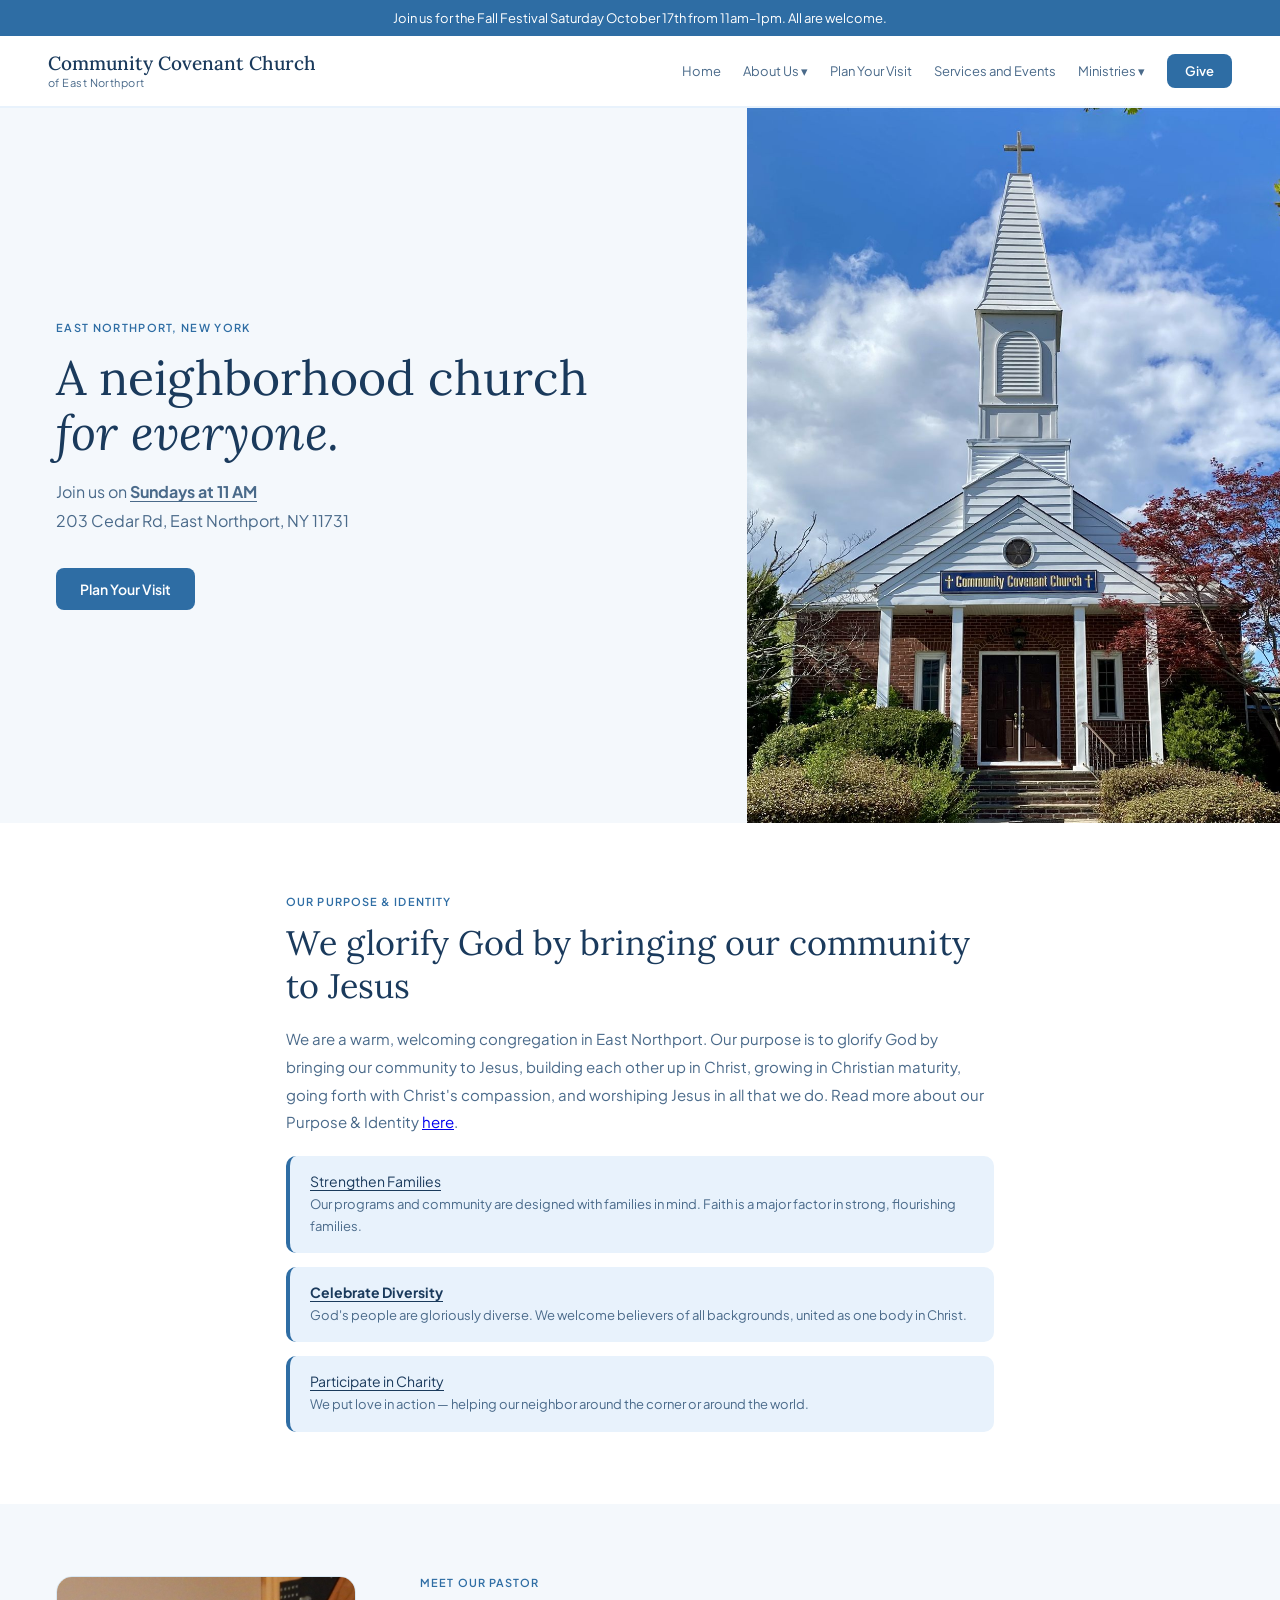
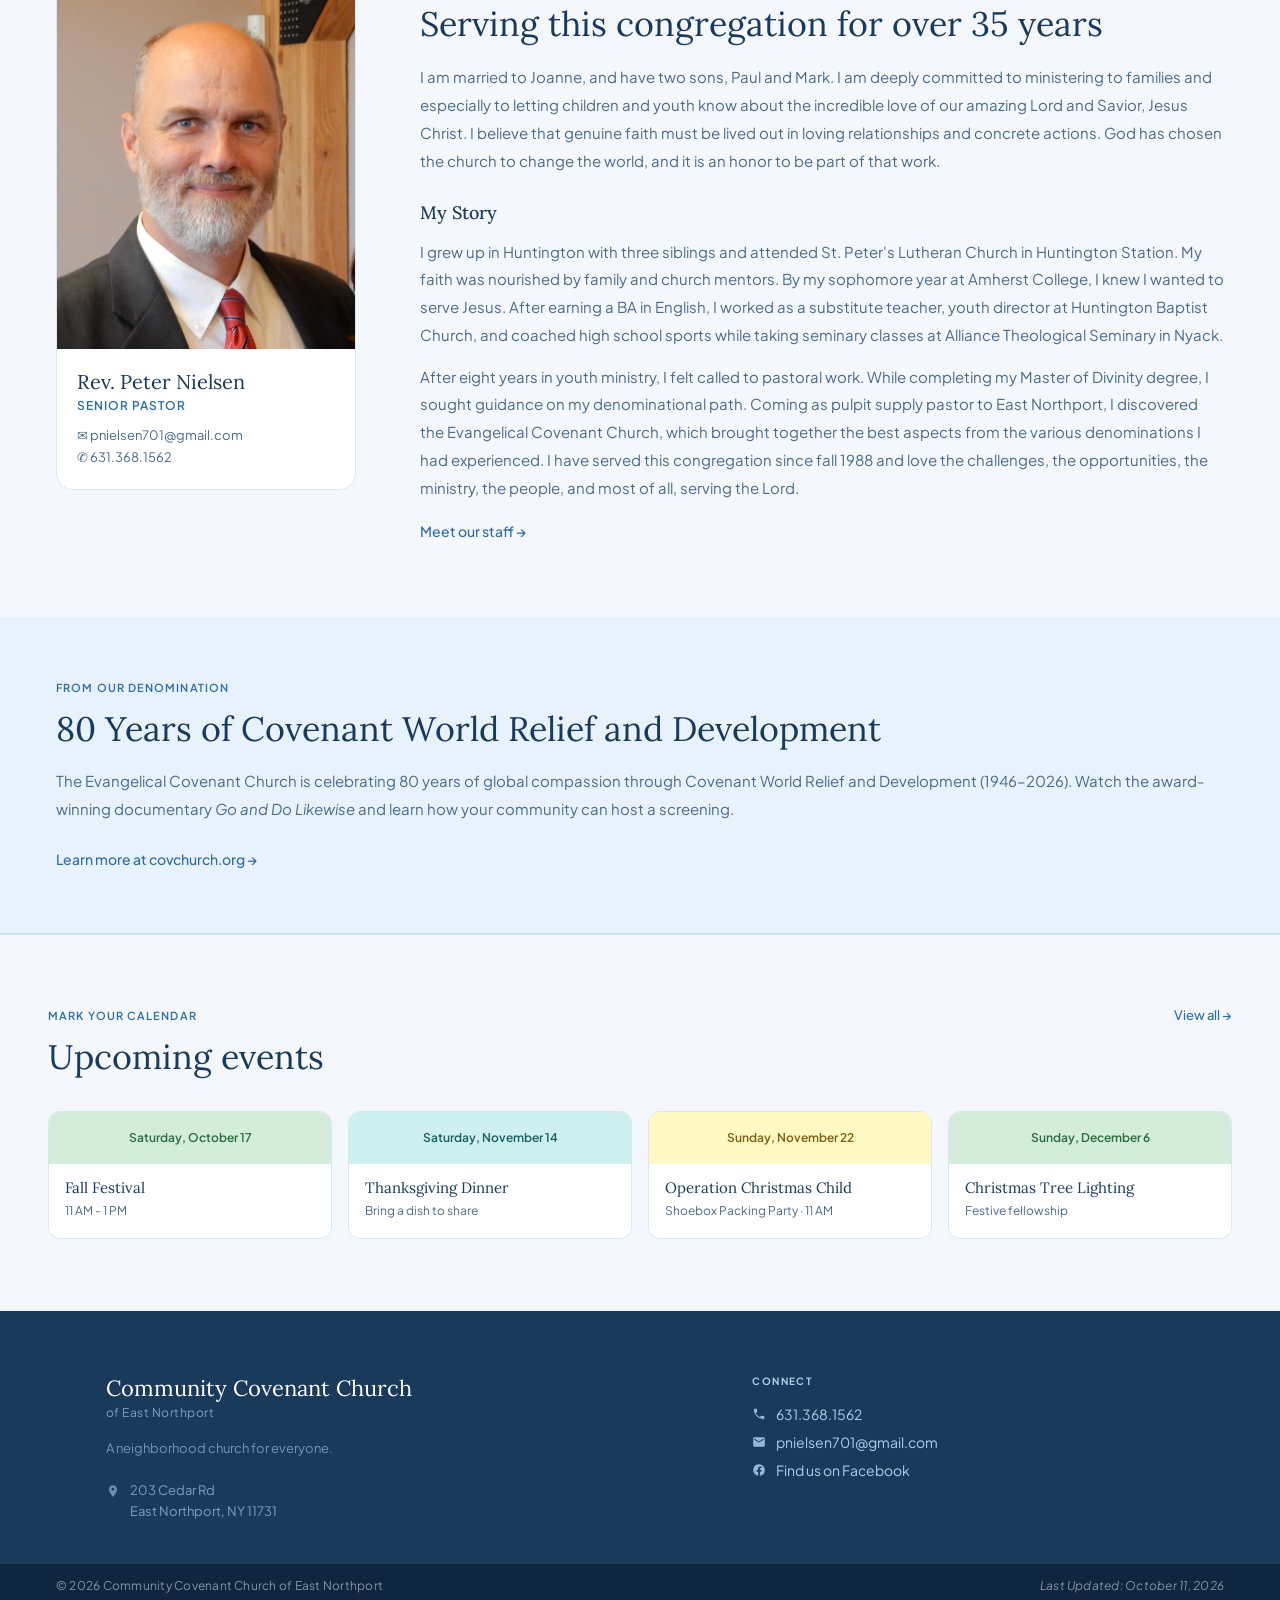
<file: index.html>
<!DOCTYPE html>
<html lang="en">
<head>
<!-- Google tag (gtag.js) -->
<script async src="https://www.googletagmanager.com/gtag/js?id=G-BMM3CZ1VEX"></script>
<script>
  window.dataLayer = window.dataLayer || [];
  function gtag(){dataLayer.push(arguments);}
  gtag('js', new Date());
  gtag('config', 'G-BMM3CZ1VEX');
</script>
<meta charset="UTF-8">
<meta name="viewport" content="width=device-width, initial-scale=1.0">
<title>Community Covenant Church of East Northport</title>
<meta name="description" content="Community Covenant Church of East Northport — a warm, welcoming neighborhood church on Long Island. Sunday worship at 11 AM at 203 Cedar Rd.">
<link rel="canonical" href="https://comcovchurch.com/">
<meta name="theme-color" content="#2e6da4">
<meta property="og:type" content="website">
<meta property="og:title" content="Community Covenant Church of East Northport">
<meta property="og:description" content="Community Covenant Church of East Northport — a warm, welcoming neighborhood church on Long Island. Sunday worship at 11 AM at 203 Cedar Rd.">
<meta property="og:image" content="https://comcovchurch.com/images/hero.jpg">
<meta property="og:url" content="https://comcovchurch.com/">
<meta property="og:site_name" content="Community Covenant Church of East Northport">
<meta name="twitter:card" content="summary_large_image">
<meta name="twitter:title" content="Community Covenant Church of East Northport">
<meta name="twitter:description" content="Community Covenant Church of East Northport — a warm, welcoming neighborhood church on Long Island. Sunday worship at 11 AM at 203 Cedar Rd.">
<meta name="twitter:image" content="https://comcovchurch.com/images/hero.jpg">
<link href="https://fonts.googleapis.com/css2?family=Lora:ital,wght@0,400;0,500;0,600;1,400&family=Plus+Jakarta+Sans:wght@300;400;500;600&display=swap" rel="stylesheet">
<link rel="stylesheet" href="style.css">
<script type="application/ld+json">
{
  "@context": "https://schema.org",
  "@type": "Church",
  "name": "Community Covenant Church of East Northport",
  "url": "https://comcovchurch.com",
  "image": "https://comcovchurch.com/images/hero.jpg",
  "description": "A warm, welcoming neighborhood church on Long Island. Sunday worship at 11 AM.",
  "address": {
    "@type": "PostalAddress",
    "streetAddress": "203 Cedar Rd",
    "addressLocality": "East Northport",
    "addressRegion": "NY",
    "postalCode": "11731",
    "addressCountry": "US"
  },
  "telephone": "+1-631-368-1562",
  "email": "pnielsen701@gmail.com",
  "sameAs": ["https://www.facebook.com/eastnorthportcovenant"],
  "openingHoursSpecification": [{
    "@type": "OpeningHoursSpecification",
    "dayOfWeek": "Sunday",
    "opens": "11:00",
    "closes": "12:00"
  }]
}
</script>
</head>
<body>

<div class="banner">
  <p>Join us for the Fall Festival Saturday October 17th from 11am&ndash;1pm. All are welcome.</p>
</div>

<nav>
  <div class="nav-brand">
    <div class="nav-name">Community Covenant Church</div>
    <div class="nav-sub">of East Northport</div>
  </div>
  <div class="nav-links">
    <a href="index.html">Home</a>
    <div class="nav-dropdown">
      <button type="button" class="nav-dropdown-trigger" aria-haspopup="true">About Us <span aria-hidden="true">&#9662;</span></button>
      <div class="nav-dropdown-menu" role="menu">
        <a href="about.html" role="menuitem">Purpose &amp; Identity</a>
        <a href="staff.html" role="menuitem">Staff</a>
        <a href="gallery.html" role="menuitem">Gallery</a>
      </div>
    </div>
    <a href="services.html">Plan Your Visit</a>
    <a href="events.html">Services and Events</a>
    <div class="nav-dropdown">
      <button type="button" class="nav-dropdown-trigger" aria-haspopup="true">Ministries <span aria-hidden="true">&#9662;</span></button>
      <div class="nav-dropdown-menu" role="menu">
        <a href="womens-ministry.html" role="menuitem">Women&#8217;s Ministry</a>
        <a href="youth-children.html" role="menuitem">Children &amp; Youth</a>
        <a href="affirmations.html" role="menuitem">Affirmations</a>
      </div>
    </div>
    <a href="give.html" class="nav-cta">Give</a>
  </div>
</nav>

<section class="hero" id="services">
  <div class="hero-text">
    <div class="hero-location">East Northport, New York</div>
    <h1 class="hero-title">A neighborhood church<br><em>for everyone.</em></h1>
    <p class="hero-sub">Join us on <strong style="text-decoration:underline; text-underline-offset:3px;">Sundays at 11 AM</strong><br>203 Cedar Rd, East Northport, NY 11731</p>
    <div class="hero-btns">
      <a href="services.html" class="btn-primary">Plan Your Visit</a>
    </div>
  </div>
  <div class="hero-photo">
    <img src="images/hero.jpg" alt="Front of Community Covenant Church, 203 Cedar Rd, East Northport NY">
  </div>
</section>

<section class="about" id="about">
  <div class="about-text">
    <div class="section-eyebrow">Our purpose &amp; identity</div>
    <h2 class="section-title">We glorify God by bringing our community to Jesus</h2>
    <p class="section-body">We are a warm, welcoming congregation in East Northport. Our purpose is to glorify God by bringing our community to Jesus, building each other up in Christ, growing in Christian maturity, going forth with Christ's compassion, and worshiping Jesus in all that we do. Read more about our Purpose &amp; Identity <a href="about.html">here</a>.</p>
    <div class="pillars">
      <div class="pillar">
        <div class="pillar-name">Strengthen Families</div>
        <div class="pillar-desc">Our programs and community are designed with families in mind. Faith is a major factor in strong, flourishing families.</div>
      </div>
      <div class="pillar">
        <div class="pillar-name"><strong>Celebrate Diversity</strong></div>
        <div class="pillar-desc">God's people are gloriously diverse. We welcome believers of all backgrounds, united as one body in Christ.</div>
      </div>
      <div class="pillar">
        <div class="pillar-name">Participate in Charity</div>
        <div class="pillar-desc">We put love in action — helping our neighbor around the corner or around the world.</div>
      </div>
    </div>
  </div>
  
</section>


<!-- EVENTS:HEADLINES:START -->

<!-- EVENTS:HEADLINES:END -->

<section class="pastor" id="pastor">
  <div class="pastor-card">
    <img src="images/pastor.jpg" alt="Rev. Peter Nielsen">
    <div class="pastor-info">
      <div class="pastor-name">Rev. Peter Nielsen</div>
      <div class="pastor-title">Senior Pastor</div>
      <div class="pastor-contact">
        <a href="mailto:pnielsen701@gmail.com">✉ pnielsen701@gmail.com</a>
        <a href="tel:6313681562">✆ 631.368.1562</a>
      </div>
    </div>
  </div>
  <div>
    <div class="section-eyebrow">Meet our pastor</div>
    <h2 class="section-title">Serving this congregation for over 35 years</h2>
    <div class="pastor-bio">
      <p>I am married to Joanne, and have two sons, Paul and Mark. I am deeply committed to ministering to families and especially to letting children and youth know about the incredible love of our amazing Lord and Savior, Jesus Christ. I believe that genuine faith must be lived out in loving relationships and concrete actions. God has chosen the church to change the world, and it is an honor to be part of that work.</p>
      <h3 class="pastor-bio-head">My Story</h3>
      <p>I grew up in Huntington with three siblings and attended St. Peter's Lutheran Church in Huntington Station. My faith was nourished by family and church mentors. By my sophomore year at Amherst College, I knew I wanted to serve Jesus. After earning a BA in English, I worked as a substitute teacher, youth director at Huntington Baptist Church, and coached high school sports while taking seminary classes at Alliance Theological Seminary in Nyack.</p>
      <p>After eight years in youth ministry, I felt called to pastoral work. While completing my Master of Divinity degree, I sought guidance on my denominational path. Coming as pulpit supply pastor to East Northport, I discovered the Evangelical Covenant Church, which brought together the best aspects from the various denominations I had experienced. I have served this congregation since fall 1988 and love the challenges, the opportunities, the ministry, the people, and most of all, serving the Lord.</p>
      <a class="article-back" href="staff.html" style="margin-top:18px;">Meet our staff →</a>
    </div>
  </div>
</section>

<section class="headline" style="grid-template-columns:1fr;">
  <div class="headline-text">
    <div class="section-eyebrow">From our denomination</div>
    <h2 class="section-title">80 Years of Covenant World Relief and Development</h2>
    <p class="section-body">The Evangelical Covenant Church is celebrating 80 years of global compassion through Covenant World Relief and Development (1946&ndash;2026). Watch the award-winning documentary <em>Go and Do Likewise</em> and learn how your community can host a screening.</p>
    <a class="article-back" href="https://covchurch.org/serve-globally/covenant-world-relief/80-years/" target="_blank" rel="noopener" style="margin-top:4px;">Learn more at covchurch.org &rarr;</a>
  </div>
</section>

<section class="events" id="events">
  <div class="events-header">
    <div>
      <div class="section-eyebrow">Mark your calendar</div>
      <h2 class="section-title" style="margin-bottom:0;">Upcoming events</h2>
    </div>
    <a href="events.html">View all →</a>
  </div>
  <div class="events-grid">
<!-- EVENTS:UPCOMING:START -->
    <div class="event-card">
      <div class="event-color-bar" style="background:#d4edda;"><span style="color:#2a6e40;">Saturday, October 17</span></div>
      <div class="event-body">
        <div class="event-name">Fall Festival</div>
        <div class="event-detail">11 AM - 1 PM</div>
      </div>
    </div>
    <div class="event-card">
      <div class="event-color-bar" style="background:#cef0ee;"><span style="color:#1a6060;">Saturday, November 14</span></div>
      <div class="event-body">
        <div class="event-name">Thanksgiving Dinner</div>
        <div class="event-detail">Bring a dish to share</div>
      </div>
    </div>
    <div class="event-card">
      <div class="event-color-bar" style="background:#fef9c3;"><span style="color:#7a6010;">Sunday, November 22</span></div>
      <div class="event-body">
        <div class="event-name">Operation Christmas Child</div>
        <div class="event-detail">Shoebox Packing Party · 11 AM</div>
      </div>
    </div>
    <div class="event-card">
      <div class="event-color-bar" style="background:#d4edda;"><span style="color:#2a6e40;">Sunday, December 6</span></div>
      <div class="event-body">
        <div class="event-name">Christmas Tree Lighting</div>
        <div class="event-detail">Festive fellowship</div>
      </div>
    </div>
<!-- EVENTS:UPCOMING:END -->
  </div>
</section>
<footer id="contact">
  <div class="footer-grid">
    <div class="footer-col footer-brand">
      <div class="footer-name">Community Covenant Church</div>
      <div class="footer-sub-name">of East Northport</div>
      <p class="footer-tagline">A neighborhood church for everyone.</p>
      <div class="footer-addr"><a href="https://www.google.com/maps/search/?api=1&amp;query=203+Cedar+Rd+East+Northport+NY+11731" target="_blank" rel="noopener"><svg class="footer-icon" viewBox="0 0 24 24" width="14" height="14" aria-hidden="true" fill="currentColor"><path d="M12 2C8.13 2 5 5.13 5 9c0 5.25 7 13 7 13s7-7.75 7-13c0-3.87-3.13-7-7-7zm0 9.5a2.5 2.5 0 010-5 2.5 2.5 0 010 5z"/></svg><span>203 Cedar Rd<br>East Northport, NY 11731</span></a></div>
    </div>
    <div class="footer-col">
      <div class="footer-head">Connect</div>
      <div class="footer-contact">
        <a href="tel:6313681562"><svg class="footer-icon" viewBox="0 0 24 24" width="14" height="14" aria-hidden="true" fill="currentColor"><path d="M6.62 10.79c1.44 2.83 3.76 5.14 6.59 6.59l2.2-2.2c.27-.27.67-.36 1.02-.24 1.12.37 2.33.57 3.57.57.55 0 1 .45 1 1V20c0 .55-.45 1-1 1A17 17 0 013 4c0-.55.45-1 1-1h3.5c.55 0 1 .45 1 1 0 1.25.2 2.45.57 3.57.11.35.03.74-.25 1.02l-2.2 2.2z"/></svg><span>631.368.1562</span></a>
        <a href="mailto:pnielsen701@gmail.com"><svg class="footer-icon" viewBox="0 0 24 24" width="14" height="14" aria-hidden="true" fill="currentColor"><path d="M20 4H4c-1.1 0-2 .9-2 2v12c0 1.1.9 2 2 2h16c1.1 0 2-.9 2-2V6c0-1.1-.9-2-2-2zm0 4l-8 5-8-5V6l8 5 8-5v2z"/></svg><span>pnielsen701@gmail.com</span></a>
        <a href="https://www.facebook.com/eastnorthportcovenant" target="_blank" rel="noopener"><svg class="footer-icon" viewBox="0 0 24 24" width="14" height="14" aria-hidden="true" fill="currentColor"><path d="M22 12a10 10 0 10-11.56 9.88V14.9H7.9V12h2.54V9.8c0-2.5 1.5-3.9 3.78-3.9 1.1 0 2.24.2 2.24.2v2.46h-1.26c-1.24 0-1.63.77-1.63 1.56V12h2.78l-.45 2.9h-2.34v6.98A10 10 0 0022 12z"/></svg><span>Find us on Facebook</span></a>
      </div>
    </div>
  </div>
  <div class="footer-bottom">
    <span class="footer-copyright">&copy; 2026 Community Covenant Church of East Northport</span>
    <span class="footer-updated">Last Updated: October 11, 2026</span>
  </div>
</footer>

</body>
</html>
</file>
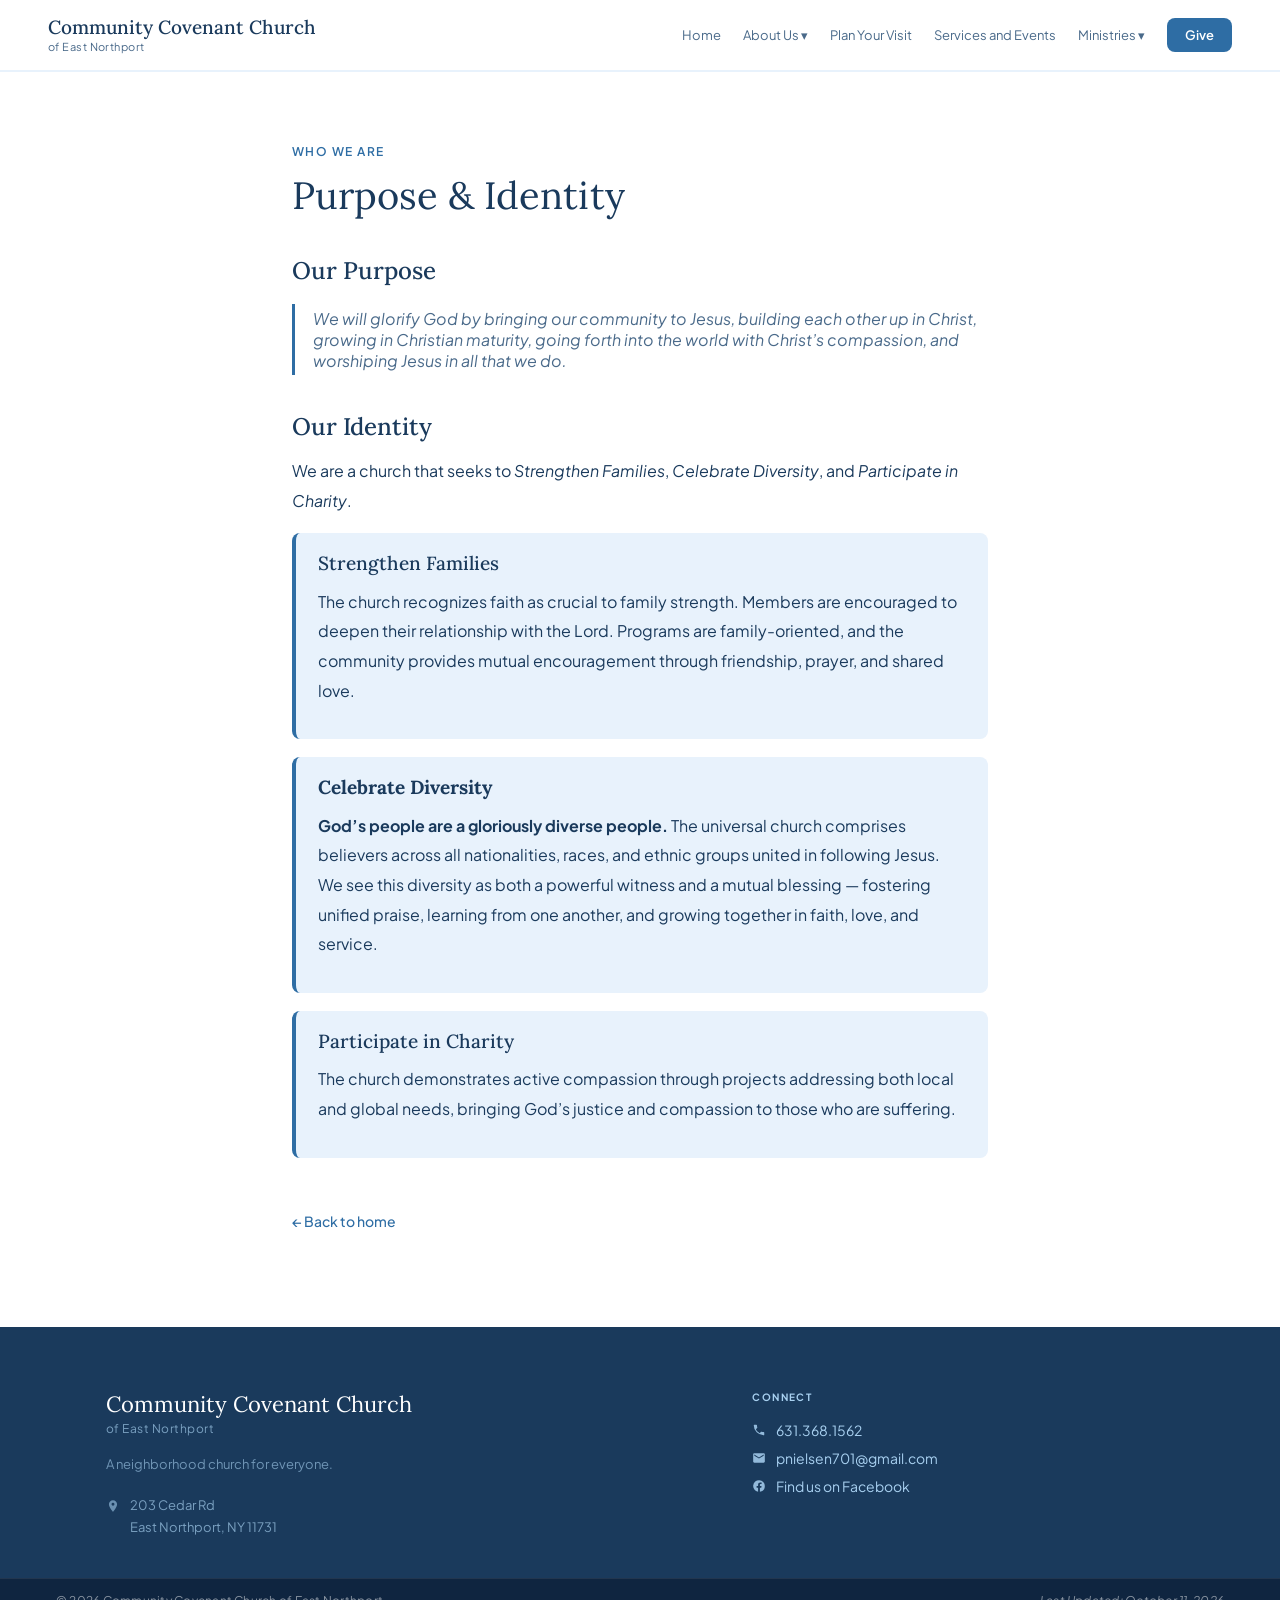
<file: about.html>
<!DOCTYPE html>
<html lang="en">
<head>
<!-- Google tag (gtag.js) -->
<script async src="https://www.googletagmanager.com/gtag/js?id=G-BMM3CZ1VEX"></script>
<script>
  window.dataLayer = window.dataLayer || [];
  function gtag(){dataLayer.push(arguments);}
  gtag('js', new Date());
  gtag('config', 'G-BMM3CZ1VEX');
</script>
<meta charset="UTF-8">
<meta name="viewport" content="width=device-width, initial-scale=1.0">
<title>Purpose & Identity &mdash; Community Covenant Church of East Northport</title>
<meta name="description" content="Our purpose is to glorify God by bringing our community to Jesus. We Strengthen Families, Celebrate Diversity, and Participate in Charity.">
<link rel="canonical" href="https://comcovchurch.com/about.html">
<meta name="theme-color" content="#2e6da4">
<meta property="og:type" content="website">
<meta property="og:title" content="Purpose & Identity &mdash; Community Covenant Church of East Northport">
<meta property="og:description" content="Our purpose is to glorify God by bringing our community to Jesus. We Strengthen Families, Celebrate Diversity, and Participate in Charity.">
<meta property="og:image" content="https://comcovchurch.com/images/hero.jpg">
<meta property="og:url" content="https://comcovchurch.com/about.html">
<meta property="og:site_name" content="Community Covenant Church of East Northport">
<meta name="twitter:card" content="summary_large_image">
<meta name="twitter:title" content="Purpose & Identity &mdash; Community Covenant Church of East Northport">
<meta name="twitter:description" content="Our purpose is to glorify God by bringing our community to Jesus. We Strengthen Families, Celebrate Diversity, and Participate in Charity.">
<meta name="twitter:image" content="https://comcovchurch.com/images/hero.jpg">
<link href="https://fonts.googleapis.com/css2?family=Lora:ital,wght@0,400;0,500;0,600;1,400&family=Plus+Jakarta+Sans:wght@300;400;500;600&display=swap" rel="stylesheet">
<link rel="stylesheet" href="style.css">
</head>
<body>

<nav>
  <div class="nav-brand">
    <a href="index.html" style="text-decoration:none; color:inherit;">
      <div class="nav-name">Community Covenant Church</div>
      <div class="nav-sub">of East Northport</div>
    </a>
  </div>
  <div class="nav-links">
    <a href="index.html">Home</a>
    <div class="nav-dropdown">
      <button type="button" class="nav-dropdown-trigger" aria-haspopup="true">About Us <span aria-hidden="true">&#9662;</span></button>
      <div class="nav-dropdown-menu" role="menu">
        <a href="about.html" role="menuitem">Purpose &amp; Identity</a>
        <a href="staff.html" role="menuitem">Staff</a>
        <a href="gallery.html" role="menuitem">Gallery</a>
      </div>
    </div>
    <a href="services.html">Plan Your Visit</a>
    <a href="events.html">Services and Events</a>
    <div class="nav-dropdown">
      <button type="button" class="nav-dropdown-trigger" aria-haspopup="true">Ministries <span aria-hidden="true">&#9662;</span></button>
      <div class="nav-dropdown-menu" role="menu">
        <a href="womens-ministry.html" role="menuitem">Women&#8217;s Ministry</a>
        <a href="youth-children.html" role="menuitem">Children &amp; Youth</a>
        <a href="affirmations.html" role="menuitem">Affirmations</a>
      </div>
    </div>
    <a href="give.html" class="nav-cta">Give</a>
  </div>
</nav>

<main class="article">
  <div class="article-eyebrow">Who we are</div>
  <h1 class="article-title">Purpose & Identity</h1>
  <h2>Our Purpose</h2>
  <blockquote>We will glorify God by bringing our community to Jesus, building each other up in Christ, growing in Christian maturity, going forth into the world with Christ&#8217;s compassion, and worshiping Jesus in all that we do.</blockquote>

  <h2>Our Identity</h2>
  <p>We are a church that seeks to <em>Strengthen Families</em>, <em>Celebrate Diversity</em>, and <em>Participate in Charity</em>.</p>

  <div class="pillar-callout">
    <h3>Strengthen Families</h3>
    <p>The church recognizes faith as crucial to family strength. Members are encouraged to deepen their relationship with the Lord. Programs are family-oriented, and the community provides mutual encouragement through friendship, prayer, and shared love.</p>
  </div>

  <div class="pillar-callout">
    <h3><strong>Celebrate Diversity</strong></h3>
    <p><strong>God&#8217;s people are a gloriously diverse people.</strong> The universal church comprises believers across all nationalities, races, and ethnic groups united in following Jesus. We see this diversity as both a powerful witness and a mutual blessing &mdash; fostering unified praise, learning from one another, and growing together in faith, love, and service.</p>
  </div>

  <div class="pillar-callout">
    <h3>Participate in Charity</h3>
    <p>The church demonstrates active compassion through projects addressing both local and global needs, bringing God&#8217;s justice and compassion to those who are suffering.</p>
  </div>
  <a class="article-back" href="index.html">&larr; Back to home</a>
</main>

<footer id="contact">
  <div class="footer-grid">
    <div class="footer-col footer-brand">
      <div class="footer-name">Community Covenant Church</div>
      <div class="footer-sub-name">of East Northport</div>
      <p class="footer-tagline">A neighborhood church for everyone.</p>
      <div class="footer-addr"><a href="https://www.google.com/maps/search/?api=1&amp;query=203+Cedar+Rd+East+Northport+NY+11731" target="_blank" rel="noopener"><svg class="footer-icon" viewBox="0 0 24 24" width="14" height="14" aria-hidden="true" fill="currentColor"><path d="M12 2C8.13 2 5 5.13 5 9c0 5.25 7 13 7 13s7-7.75 7-13c0-3.87-3.13-7-7-7zm0 9.5a2.5 2.5 0 010-5 2.5 2.5 0 010 5z"/></svg><span>203 Cedar Rd<br>East Northport, NY 11731</span></a></div>
    </div>
    <div class="footer-col">
      <div class="footer-head">Connect</div>
      <div class="footer-contact">
        <a href="tel:6313681562"><svg class="footer-icon" viewBox="0 0 24 24" width="14" height="14" aria-hidden="true" fill="currentColor"><path d="M6.62 10.79c1.44 2.83 3.76 5.14 6.59 6.59l2.2-2.2c.27-.27.67-.36 1.02-.24 1.12.37 2.33.57 3.57.57.55 0 1 .45 1 1V20c0 .55-.45 1-1 1A17 17 0 013 4c0-.55.45-1 1-1h3.5c.55 0 1 .45 1 1 0 1.25.2 2.45.57 3.57.11.35.03.74-.25 1.02l-2.2 2.2z"/></svg><span>631.368.1562</span></a>
        <a href="mailto:pnielsen701@gmail.com"><svg class="footer-icon" viewBox="0 0 24 24" width="14" height="14" aria-hidden="true" fill="currentColor"><path d="M20 4H4c-1.1 0-2 .9-2 2v12c0 1.1.9 2 2 2h16c1.1 0 2-.9 2-2V6c0-1.1-.9-2-2-2zm0 4l-8 5-8-5V6l8 5 8-5v2z"/></svg><span>pnielsen701@gmail.com</span></a>
        <a href="https://www.facebook.com/eastnorthportcovenant" target="_blank" rel="noopener"><svg class="footer-icon" viewBox="0 0 24 24" width="14" height="14" aria-hidden="true" fill="currentColor"><path d="M22 12a10 10 0 10-11.56 9.88V14.9H7.9V12h2.54V9.8c0-2.5 1.5-3.9 3.78-3.9 1.1 0 2.24.2 2.24.2v2.46h-1.26c-1.24 0-1.63.77-1.63 1.56V12h2.78l-.45 2.9h-2.34v6.98A10 10 0 0022 12z"/></svg><span>Find us on Facebook</span></a>
      </div>
    </div>
  </div>
  <div class="footer-bottom">
    <span class="footer-copyright">&copy; 2026 Community Covenant Church of East Northport</span>
    <span class="footer-updated">Last Updated: October 11, 2026</span>
  </div>
</footer>

</body>
</html>
</file>
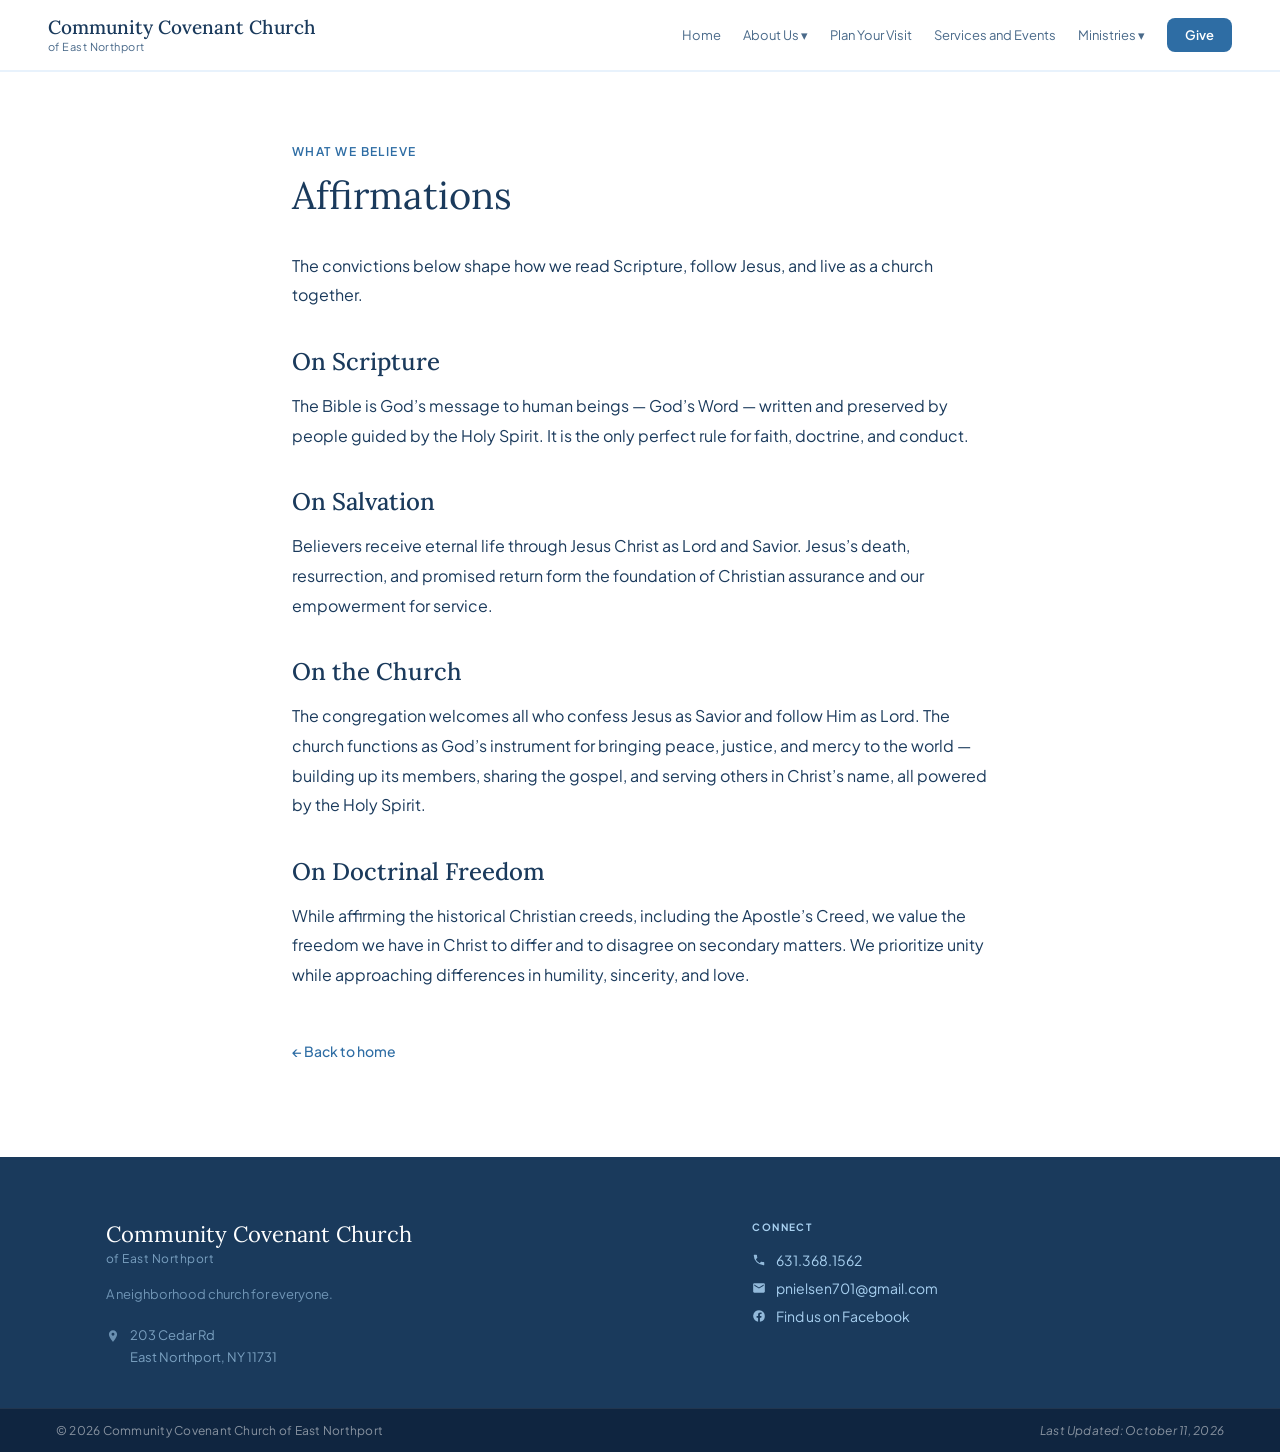
<file: affirmations.html>
<!DOCTYPE html>
<html lang="en">
<head>
<!-- Google tag (gtag.js) -->
<script async src="https://www.googletagmanager.com/gtag/js?id=G-BMM3CZ1VEX"></script>
<script>
  window.dataLayer = window.dataLayer || [];
  function gtag(){dataLayer.push(arguments);}
  gtag('js', new Date());
  gtag('config', 'G-BMM3CZ1VEX');
</script>
<meta charset="UTF-8">
<meta name="viewport" content="width=device-width, initial-scale=1.0">
<title>Affirmations &mdash; Community Covenant Church of East Northport</title>
<meta name="description" content="Our affirmations — what we believe about Scripture, salvation, the Church, and doctrinal freedom at Community Covenant Church of East Northport.">
<link rel="canonical" href="https://comcovchurch.com/affirmations.html">
<meta name="theme-color" content="#2e6da4">
<meta property="og:type" content="website">
<meta property="og:title" content="Affirmations &mdash; Community Covenant Church of East Northport">
<meta property="og:description" content="Our affirmations — what we believe about Scripture, salvation, the Church, and doctrinal freedom at Community Covenant Church of East Northport.">
<meta property="og:image" content="https://comcovchurch.com/images/hero.jpg">
<meta property="og:url" content="https://comcovchurch.com/affirmations.html">
<meta property="og:site_name" content="Community Covenant Church of East Northport">
<meta name="twitter:card" content="summary_large_image">
<meta name="twitter:title" content="Affirmations &mdash; Community Covenant Church of East Northport">
<meta name="twitter:description" content="Our affirmations — what we believe about Scripture, salvation, the Church, and doctrinal freedom at Community Covenant Church of East Northport.">
<meta name="twitter:image" content="https://comcovchurch.com/images/hero.jpg">
<link href="https://fonts.googleapis.com/css2?family=Lora:ital,wght@0,400;0,500;0,600;1,400&family=Plus+Jakarta+Sans:wght@300;400;500;600&display=swap" rel="stylesheet">
<link rel="stylesheet" href="style.css">
</head>
<body>

<nav>
  <div class="nav-brand">
    <a href="index.html" style="text-decoration:none; color:inherit;">
      <div class="nav-name">Community Covenant Church</div>
      <div class="nav-sub">of East Northport</div>
    </a>
  </div>
  <div class="nav-links">
    <a href="index.html">Home</a>
    <div class="nav-dropdown">
      <button type="button" class="nav-dropdown-trigger" aria-haspopup="true">About Us <span aria-hidden="true">&#9662;</span></button>
      <div class="nav-dropdown-menu" role="menu">
        <a href="about.html" role="menuitem">Purpose &amp; Identity</a>
        <a href="staff.html" role="menuitem">Staff</a>
        <a href="gallery.html" role="menuitem">Gallery</a>
      </div>
    </div>
    <a href="services.html">Plan Your Visit</a>
    <a href="events.html">Services and Events</a>
    <div class="nav-dropdown">
      <button type="button" class="nav-dropdown-trigger" aria-haspopup="true">Ministries <span aria-hidden="true">&#9662;</span></button>
      <div class="nav-dropdown-menu" role="menu">
        <a href="womens-ministry.html" role="menuitem">Women&#8217;s Ministry</a>
        <a href="youth-children.html" role="menuitem">Children &amp; Youth</a>
        <a href="affirmations.html" role="menuitem">Affirmations</a>
      </div>
    </div>
    <a href="give.html" class="nav-cta">Give</a>
  </div>
</nav>

<main class="article">
  <div class="article-eyebrow">What we believe</div>
  <h1 class="article-title">Affirmations</h1>
  <p>The convictions below shape how we read Scripture, follow Jesus, and live as a church together.</p>
  <h2>On Scripture</h2>
  <p>The Bible is God&#8217;s message to human beings &mdash; God&#8217;s Word &mdash; written and preserved by people guided by the Holy Spirit. It is the only perfect rule for faith, doctrine, and conduct.</p>
  <h2>On Salvation</h2>
  <p>Believers receive eternal life through Jesus Christ as Lord and Savior. Jesus&#8217;s death, resurrection, and promised return form the foundation of Christian assurance and our empowerment for service.</p>
  <h2>On the Church</h2>
  <p>The congregation welcomes all who confess Jesus as Savior and follow Him as Lord. The church functions as God&#8217;s instrument for bringing peace, justice, and mercy to the world &mdash; building up its members, sharing the gospel, and serving others in Christ&#8217;s name, all powered by the Holy Spirit.</p>
  <h2>On Doctrinal Freedom</h2>
  <p>While affirming the historical Christian creeds, including the Apostle&#8217;s Creed, we value the freedom we have in Christ to differ and to disagree on secondary matters. We prioritize unity while approaching differences in humility, sincerity, and love.</p>
  <a class="article-back" href="index.html">&larr; Back to home</a>
</main>

<footer id="contact">
  <div class="footer-grid">
    <div class="footer-col footer-brand">
      <div class="footer-name">Community Covenant Church</div>
      <div class="footer-sub-name">of East Northport</div>
      <p class="footer-tagline">A neighborhood church for everyone.</p>
      <div class="footer-addr"><a href="https://www.google.com/maps/search/?api=1&amp;query=203+Cedar+Rd+East+Northport+NY+11731" target="_blank" rel="noopener"><svg class="footer-icon" viewBox="0 0 24 24" width="14" height="14" aria-hidden="true" fill="currentColor"><path d="M12 2C8.13 2 5 5.13 5 9c0 5.25 7 13 7 13s7-7.75 7-13c0-3.87-3.13-7-7-7zm0 9.5a2.5 2.5 0 010-5 2.5 2.5 0 010 5z"/></svg><span>203 Cedar Rd<br>East Northport, NY 11731</span></a></div>
    </div>
    <div class="footer-col">
      <div class="footer-head">Connect</div>
      <div class="footer-contact">
        <a href="tel:6313681562"><svg class="footer-icon" viewBox="0 0 24 24" width="14" height="14" aria-hidden="true" fill="currentColor"><path d="M6.62 10.79c1.44 2.83 3.76 5.14 6.59 6.59l2.2-2.2c.27-.27.67-.36 1.02-.24 1.12.37 2.33.57 3.57.57.55 0 1 .45 1 1V20c0 .55-.45 1-1 1A17 17 0 013 4c0-.55.45-1 1-1h3.5c.55 0 1 .45 1 1 0 1.25.2 2.45.57 3.57.11.35.03.74-.25 1.02l-2.2 2.2z"/></svg><span>631.368.1562</span></a>
        <a href="mailto:pnielsen701@gmail.com"><svg class="footer-icon" viewBox="0 0 24 24" width="14" height="14" aria-hidden="true" fill="currentColor"><path d="M20 4H4c-1.1 0-2 .9-2 2v12c0 1.1.9 2 2 2h16c1.1 0 2-.9 2-2V6c0-1.1-.9-2-2-2zm0 4l-8 5-8-5V6l8 5 8-5v2z"/></svg><span>pnielsen701@gmail.com</span></a>
        <a href="https://www.facebook.com/eastnorthportcovenant" target="_blank" rel="noopener"><svg class="footer-icon" viewBox="0 0 24 24" width="14" height="14" aria-hidden="true" fill="currentColor"><path d="M22 12a10 10 0 10-11.56 9.88V14.9H7.9V12h2.54V9.8c0-2.5 1.5-3.9 3.78-3.9 1.1 0 2.24.2 2.24.2v2.46h-1.26c-1.24 0-1.63.77-1.63 1.56V12h2.78l-.45 2.9h-2.34v6.98A10 10 0 0022 12z"/></svg><span>Find us on Facebook</span></a>
      </div>
    </div>
  </div>
  <div class="footer-bottom">
    <span class="footer-copyright">&copy; 2026 Community Covenant Church of East Northport</span>
    <span class="footer-updated">Last Updated: October 11, 2026</span>
  </div>
</footer>

</body>
</html>
</file>
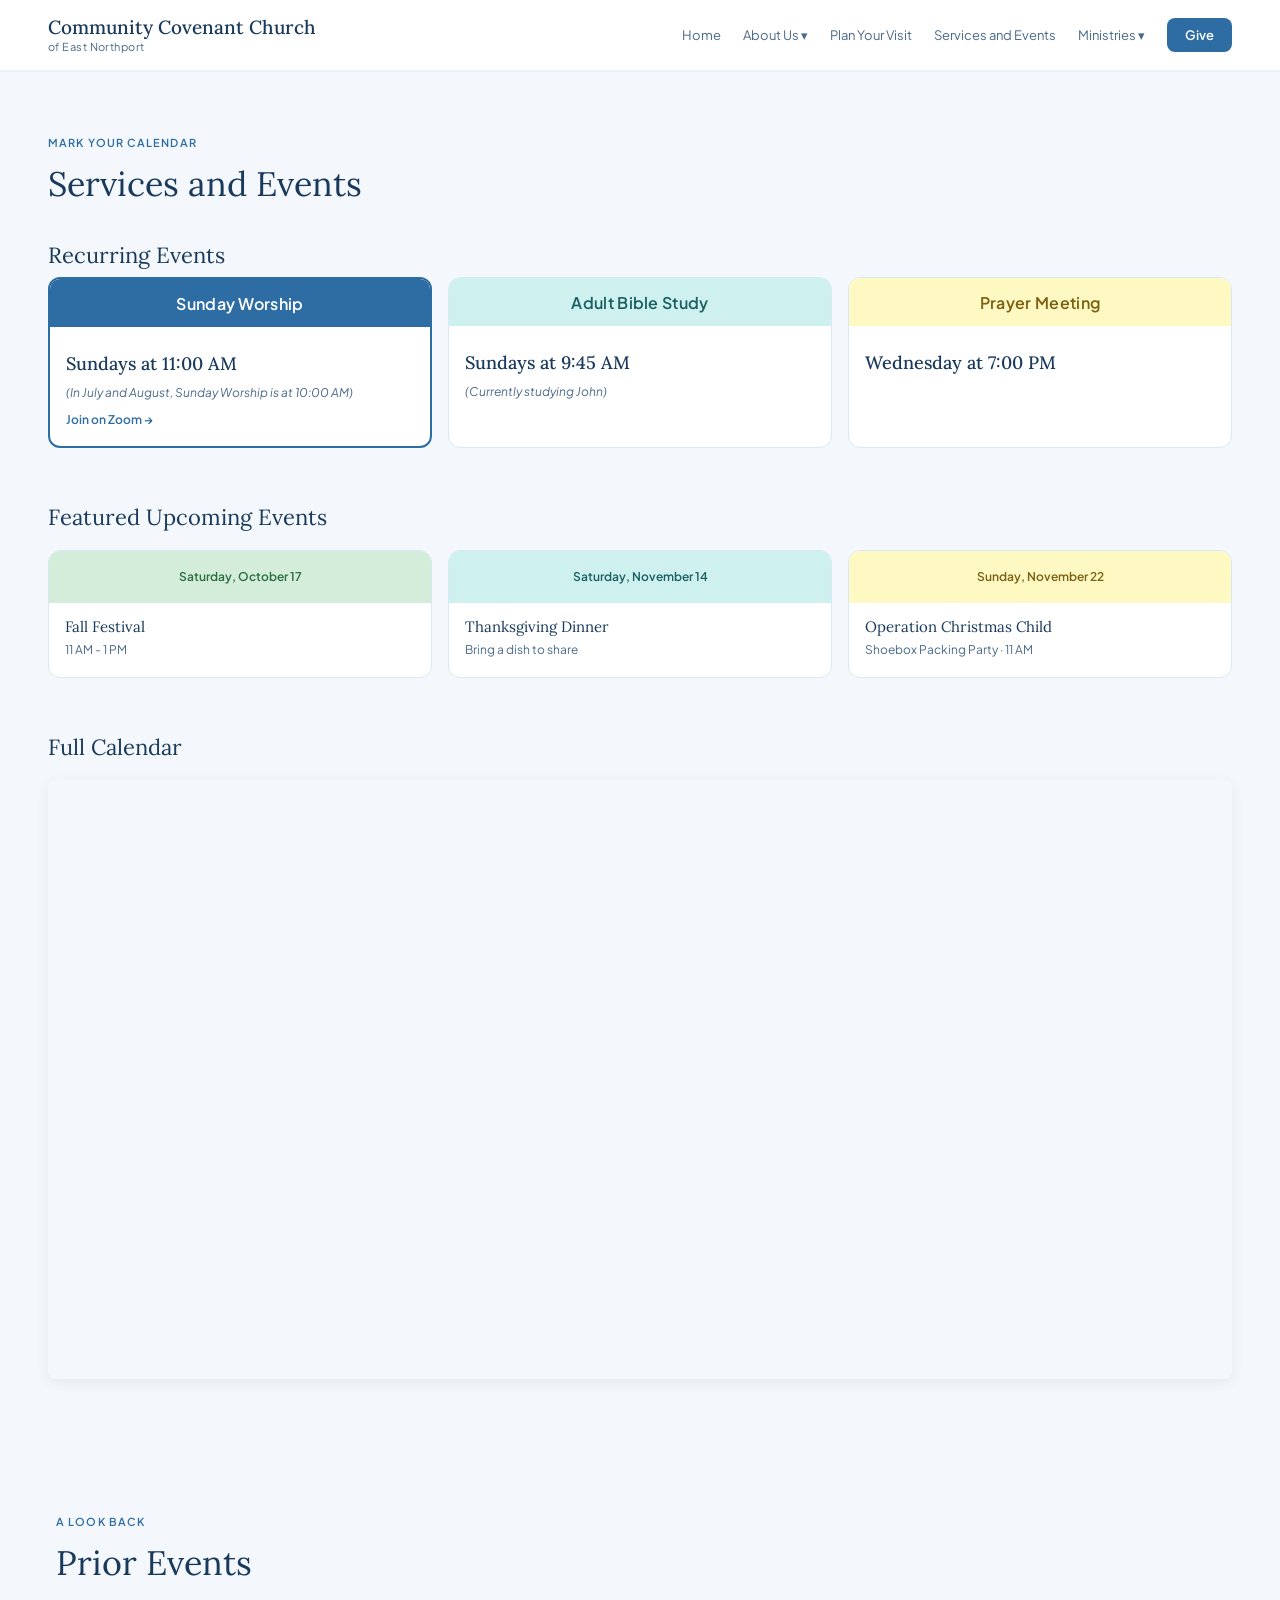
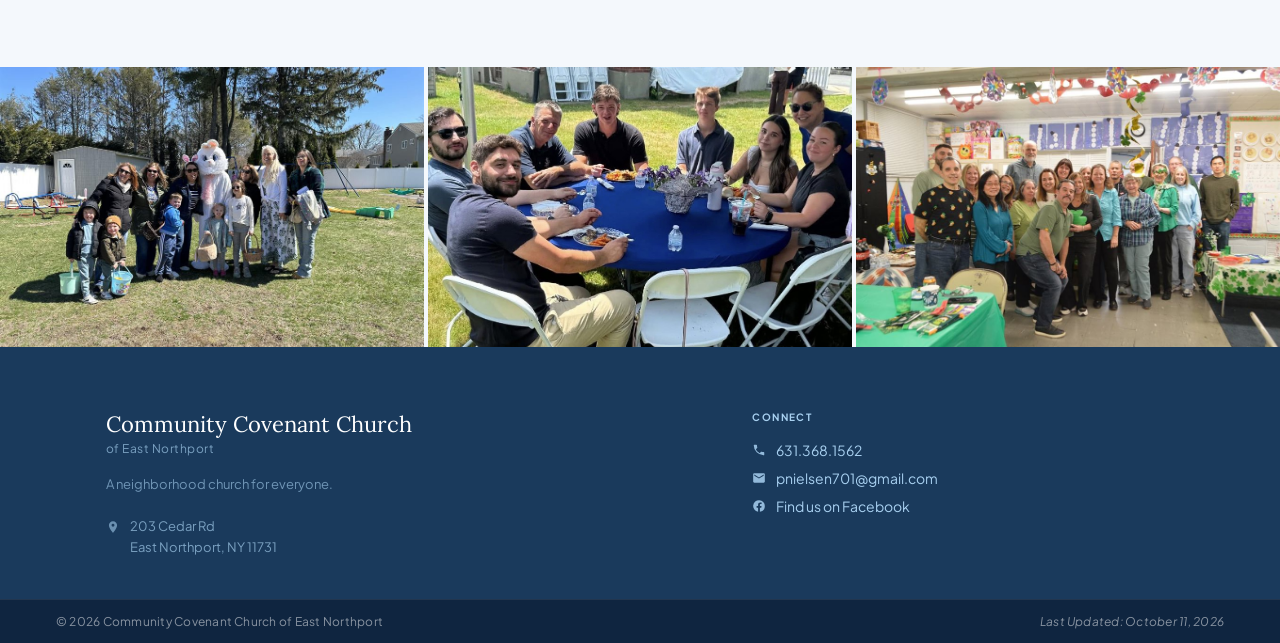
<file: events.html>
<!DOCTYPE html>
<html lang="en">
<head>
<!-- Google tag (gtag.js) -->
<script async src="https://www.googletagmanager.com/gtag/js?id=G-BMM3CZ1VEX"></script>
<script>
  window.dataLayer = window.dataLayer || [];
  function gtag(){dataLayer.push(arguments);}
  gtag('js', new Date());
  gtag('config', 'G-BMM3CZ1VEX');
</script>
<meta charset="UTF-8">
<meta name="viewport" content="width=device-width, initial-scale=1.0">
<title>Services and Events &mdash; Community Covenant Church of East Northport</title>
<meta name="description" content="Services and events at Community Covenant Church of East Northport — Sunday worship, Bible study, prayer meeting, VBS, and seasonal celebrations.">
<link rel="canonical" href="https://comcovchurch.com/events.html">
<meta name="theme-color" content="#2e6da4">
<meta property="og:type" content="website">
<meta property="og:title" content="Services and Events &mdash; Community Covenant Church of East Northport">
<meta property="og:description" content="Services and events at Community Covenant Church of East Northport — Sunday worship, Bible study, prayer meeting, VBS, and seasonal celebrations.">
<meta property="og:image" content="https://comcovchurch.com/images/hero.jpg">
<meta property="og:url" content="https://comcovchurch.com/events.html">
<meta property="og:site_name" content="Community Covenant Church of East Northport">
<meta name="twitter:card" content="summary_large_image">
<meta name="twitter:title" content="Services and Events &mdash; Community Covenant Church of East Northport">
<meta name="twitter:description" content="Services and events at Community Covenant Church of East Northport — Sunday worship, Bible study, prayer meeting, VBS, and seasonal celebrations.">
<meta name="twitter:image" content="https://comcovchurch.com/images/hero.jpg">
<link href="https://fonts.googleapis.com/css2?family=Lora:ital,wght@0,400;0,500;0,600;1,400&family=Plus+Jakarta+Sans:wght@300;400;500;600&display=swap" rel="stylesheet">
<link rel="stylesheet" href="style.css">
</head>
<body>

<nav>
  <div class="nav-brand">
    <a href="index.html" style="text-decoration:none; color:inherit;">
      <div class="nav-name">Community Covenant Church</div>
      <div class="nav-sub">of East Northport</div>
    </a>
  </div>
  <div class="nav-links">
    <a href="index.html">Home</a>
    <div class="nav-dropdown">
      <button type="button" class="nav-dropdown-trigger" aria-haspopup="true">About Us <span aria-hidden="true">&#9662;</span></button>
      <div class="nav-dropdown-menu" role="menu">
        <a href="about.html" role="menuitem">Purpose &amp; Identity</a>
        <a href="staff.html" role="menuitem">Staff</a>
        <a href="gallery.html" role="menuitem">Gallery</a>
      </div>
    </div>
    <a href="services.html">Plan Your Visit</a>
    <a href="events.html">Services and Events</a>
    <div class="nav-dropdown">
      <button type="button" class="nav-dropdown-trigger" aria-haspopup="true">Ministries <span aria-hidden="true">&#9662;</span></button>
      <div class="nav-dropdown-menu" role="menu">
        <a href="womens-ministry.html" role="menuitem">Women&#8217;s Ministry</a>
        <a href="youth-children.html" role="menuitem">Children &amp; Youth</a>
        <a href="affirmations.html" role="menuitem">Affirmations</a>
      </div>
    </div>
    <a href="give.html" class="nav-cta">Give</a>
  </div>
</nav>

<section class="events" style="padding-top:64px;">
  <div class="section-eyebrow">Mark your calendar</div>
  <h1 class="section-title" style="margin-bottom:36px;">Services and Events</h1>

  <h2 class="section-title" style="font-size:22px; margin-top:24px; margin-bottom:8px;">Recurring Events</h2>
  <div class="events-grid recurring-grid">
    <!-- Featured: Sunday Worship -->
    <div class="event-card featured">
      <div class="event-color-bar" style="background:#2e6da4;"><span style="color:#fff;">Sunday Worship</span></div>
      <div class="event-body">
        <div class="event-time">Sundays at 11:00 AM</div>
        <div class="event-note"><em>(In July and August, Sunday Worship is at 10:00 AM)</em></div>
        <a class="event-rsvp" href="https://us02web.zoom.us/j/85890673296#success" target="_blank" rel="noopener">Join on Zoom &rarr;</a>
      </div>
    </div>
    <!-- Bible Study -->
    <div class="event-card">
      <div class="event-color-bar" style="background:#cef0ee;"><span style="color:#1a6060;">Adult Bible Study</span></div>
      <div class="event-body">
        <div class="event-time">Sundays at 9:45 AM</div>
        <div class="event-note"><em>(Currently studying John)</em></div>
      </div>
    </div>
    <!-- Prayer Meeting -->
    <div class="event-card">
      <div class="event-color-bar" style="background:#fef9c3;"><span style="color:#7a6010;">Prayer Meeting</span></div>
      <div class="event-body">
        <div class="event-time">Wednesday at 7:00 PM</div>
      </div>
    </div>
  </div>
  <h2 class="section-title" style="font-size:22px; margin-top:56px; margin-bottom:18px;">Featured Upcoming Events</h2>
  <div class="events-grid events-grid-featured">
<!-- EVENTS:UPCOMING:START -->
    <div class="event-card">
      <div class="event-color-bar" style="background:#d4edda;"><span style="color:#2a6e40;">Saturday, October 17</span></div>
      <div class="event-body">
        <div class="event-name">Fall Festival</div>
        <div class="event-detail">11 AM - 1 PM</div>
      </div>
    </div>
    <div class="event-card">
      <div class="event-color-bar" style="background:#cef0ee;"><span style="color:#1a6060;">Saturday, November 14</span></div>
      <div class="event-body">
        <div class="event-name">Thanksgiving Dinner</div>
        <div class="event-detail">Bring a dish to share</div>
      </div>
    </div>
    <div class="event-card">
      <div class="event-color-bar" style="background:#fef9c3;"><span style="color:#7a6010;">Sunday, November 22</span></div>
      <div class="event-body">
        <div class="event-name">Operation Christmas Child</div>
        <div class="event-detail">Shoebox Packing Party · 11 AM</div>
      </div>
    </div>
<!-- EVENTS:UPCOMING:END -->
  </div>

  <h2 class="section-title" style="font-size:22px; margin-top:56px; margin-bottom:18px;">Full Calendar</h2>
  <div class="calendar-embed">
    <iframe src="https://calendar.google.com/calendar/embed?src=e70699c55c4d87c1faa1f14adcea39f3acedf36fbfb03b67bc74f412d8dce8c0%40group.calendar.google.com&amp;ctz=America%2FNew_York" width="100%" height="600" frameborder="0" scrolling="no" title="Community Covenant Church calendar"></iframe>
  </div>

</section>

<!-- EVENTS:HEADLINES:START -->

<!-- EVENTS:HEADLINES:END -->

<section class="prior-events">
  <div class="section-eyebrow">A look back</div>
  <h2 class="section-title">Prior Events</h2>
</section>


<section class="past-events">
  <div class="photo-banner">
    <img src="images/past-events/easter-egg-hunt-picture.jpg" alt="" loading="lazy">
    <img src="images/about-us/communityDay/community-day-2.jpg" alt="" loading="lazy">
    <img src="images/past-events/saint-pattys.jpg" alt="" loading="lazy">
  </div>
</section>

<footer id="contact">
  <div class="footer-grid">
    <div class="footer-col footer-brand">
      <div class="footer-name">Community Covenant Church</div>
      <div class="footer-sub-name">of East Northport</div>
      <p class="footer-tagline">A neighborhood church for everyone.</p>
      <div class="footer-addr"><a href="https://www.google.com/maps/search/?api=1&amp;query=203+Cedar+Rd+East+Northport+NY+11731" target="_blank" rel="noopener"><svg class="footer-icon" viewBox="0 0 24 24" width="14" height="14" aria-hidden="true" fill="currentColor"><path d="M12 2C8.13 2 5 5.13 5 9c0 5.25 7 13 7 13s7-7.75 7-13c0-3.87-3.13-7-7-7zm0 9.5a2.5 2.5 0 010-5 2.5 2.5 0 010 5z"/></svg><span>203 Cedar Rd<br>East Northport, NY 11731</span></a></div>
    </div>
    <div class="footer-col">
      <div class="footer-head">Connect</div>
      <div class="footer-contact">
        <a href="tel:6313681562"><svg class="footer-icon" viewBox="0 0 24 24" width="14" height="14" aria-hidden="true" fill="currentColor"><path d="M6.62 10.79c1.44 2.83 3.76 5.14 6.59 6.59l2.2-2.2c.27-.27.67-.36 1.02-.24 1.12.37 2.33.57 3.57.57.55 0 1 .45 1 1V20c0 .55-.45 1-1 1A17 17 0 013 4c0-.55.45-1 1-1h3.5c.55 0 1 .45 1 1 0 1.25.2 2.45.57 3.57.11.35.03.74-.25 1.02l-2.2 2.2z"/></svg><span>631.368.1562</span></a>
        <a href="mailto:pnielsen701@gmail.com"><svg class="footer-icon" viewBox="0 0 24 24" width="14" height="14" aria-hidden="true" fill="currentColor"><path d="M20 4H4c-1.1 0-2 .9-2 2v12c0 1.1.9 2 2 2h16c1.1 0 2-.9 2-2V6c0-1.1-.9-2-2-2zm0 4l-8 5-8-5V6l8 5 8-5v2z"/></svg><span>pnielsen701@gmail.com</span></a>
        <a href="https://www.facebook.com/eastnorthportcovenant" target="_blank" rel="noopener"><svg class="footer-icon" viewBox="0 0 24 24" width="14" height="14" aria-hidden="true" fill="currentColor"><path d="M22 12a10 10 0 10-11.56 9.88V14.9H7.9V12h2.54V9.8c0-2.5 1.5-3.9 3.78-3.9 1.1 0 2.24.2 2.24.2v2.46h-1.26c-1.24 0-1.63.77-1.63 1.56V12h2.78l-.45 2.9h-2.34v6.98A10 10 0 0022 12z"/></svg><span>Find us on Facebook</span></a>
      </div>
    </div>
  </div>
  <div class="footer-bottom">
    <span class="footer-copyright">&copy; 2026 Community Covenant Church of East Northport</span>
    <span class="footer-updated">Last Updated: October 11, 2026</span>
  </div>
</footer>

</body>
</html>
</file>
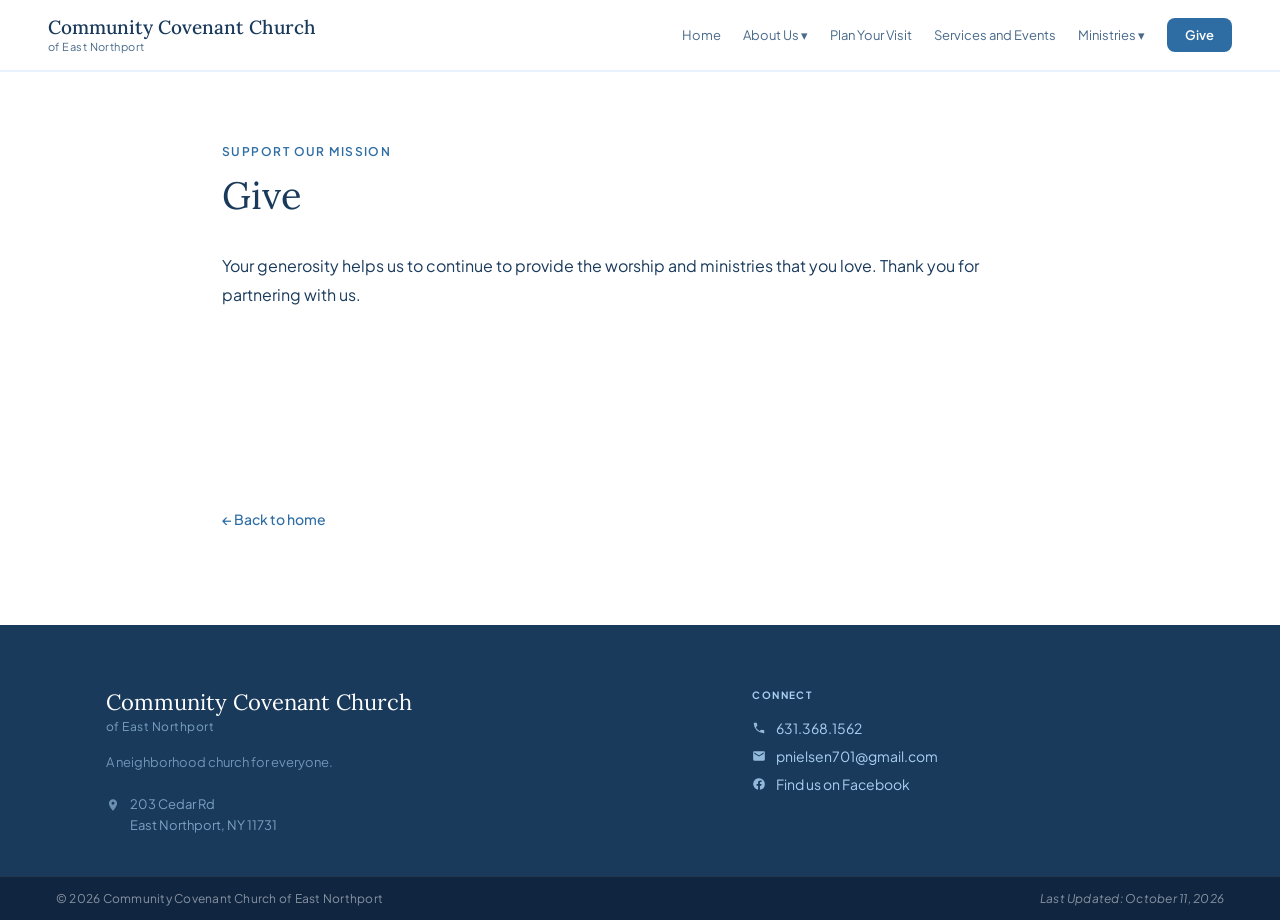
<file: give.html>
<!DOCTYPE html>
<html lang="en">
<head>
<!-- Google tag (gtag.js) -->
<script async src="https://www.googletagmanager.com/gtag/js?id=G-BMM3CZ1VEX"></script>
<script>
  window.dataLayer = window.dataLayer || [];
  function gtag(){dataLayer.push(arguments);}
  gtag('js', new Date());
  gtag('config', 'G-BMM3CZ1VEX');
</script>
<meta charset="UTF-8">
<meta name="viewport" content="width=device-width, initial-scale=1.0">
<title>Give &mdash; Community Covenant Church of East Northport</title>
<meta name="description" content="Support Community Covenant Church of East Northport. Your generosity helps sustain worship, ministries, and community outreach.">
<link rel="canonical" href="https://comcovchurch.com/give.html">
<meta name="theme-color" content="#2e6da4">
<meta property="og:type" content="website">
<meta property="og:title" content="Give &mdash; Community Covenant Church of East Northport">
<meta property="og:description" content="Support Community Covenant Church of East Northport. Your generosity helps sustain worship, ministries, and community outreach.">
<meta property="og:image" content="https://comcovchurch.com/images/hero.jpg">
<meta property="og:url" content="https://comcovchurch.com/give.html">
<meta property="og:site_name" content="Community Covenant Church of East Northport">
<meta name="twitter:card" content="summary_large_image">
<meta name="twitter:title" content="Give &mdash; Community Covenant Church of East Northport">
<meta name="twitter:description" content="Support Community Covenant Church of East Northport. Your generosity helps sustain worship, ministries, and community outreach.">
<meta name="twitter:image" content="https://comcovchurch.com/images/hero.jpg">
<link href="https://fonts.googleapis.com/css2?family=Lora:ital,wght@0,400;0,500;0,600;1,400&family=Plus+Jakarta+Sans:wght@300;400;500;600&display=swap" rel="stylesheet">
<link rel="stylesheet" href="style.css">
</head>
<body>

<nav>
  <div class="nav-brand">
    <a href="index.html" style="text-decoration:none; color:inherit;">
      <div class="nav-name">Community Covenant Church</div>
      <div class="nav-sub">of East Northport</div>
    </a>
  </div>
  <div class="nav-links">
    <a href="index.html">Home</a>
    <div class="nav-dropdown">
      <button type="button" class="nav-dropdown-trigger" aria-haspopup="true">About Us <span aria-hidden="true">&#9662;</span></button>
      <div class="nav-dropdown-menu" role="menu">
        <a href="about.html" role="menuitem">Purpose &amp; Identity</a>
        <a href="staff.html" role="menuitem">Staff</a>
        <a href="gallery.html" role="menuitem">Gallery</a>
      </div>
    </div>
    <a href="services.html">Plan Your Visit</a>
    <a href="events.html">Services and Events</a>
    <div class="nav-dropdown">
      <button type="button" class="nav-dropdown-trigger" aria-haspopup="true">Ministries <span aria-hidden="true">&#9662;</span></button>
      <div class="nav-dropdown-menu" role="menu">
        <a href="womens-ministry.html" role="menuitem">Women&#8217;s Ministry</a>
        <a href="youth-children.html" role="menuitem">Children &amp; Youth</a>
        <a href="affirmations.html" role="menuitem">Affirmations</a>
      </div>
    </div>
    <a href="give.html" class="nav-cta">Give</a>
  </div>
</nav>

<main class="article" style="max-width: 900px;">
  <div class="article-eyebrow">Support our mission</div>
  <h1 class="article-title">Give</h1>
  <p>Your generosity helps us to continue to provide the worship and ministries that you love. Thank you for partnering with us.</p>

  <script async src="https://widgets.givebutter.com/latest.umd.cjs?acct=zKwigbqra7a6wcC7&p=other"></script>

  <div class="give-widget">
    <givebutter-widget id="gOKbG4"></givebutter-widget>
  </div>

  <a class="article-back" href="index.html">&larr; Back to home</a>
</main>

<footer id="contact">
  <div class="footer-grid">
    <div class="footer-col footer-brand">
      <div class="footer-name">Community Covenant Church</div>
      <div class="footer-sub-name">of East Northport</div>
      <p class="footer-tagline">A neighborhood church for everyone.</p>
      <div class="footer-addr"><a href="https://www.google.com/maps/search/?api=1&amp;query=203+Cedar+Rd+East+Northport+NY+11731" target="_blank" rel="noopener"><svg class="footer-icon" viewBox="0 0 24 24" width="14" height="14" aria-hidden="true" fill="currentColor"><path d="M12 2C8.13 2 5 5.13 5 9c0 5.25 7 13 7 13s7-7.75 7-13c0-3.87-3.13-7-7-7zm0 9.5a2.5 2.5 0 010-5 2.5 2.5 0 010 5z"/></svg><span>203 Cedar Rd<br>East Northport, NY 11731</span></a></div>
    </div>
    <div class="footer-col">
      <div class="footer-head">Connect</div>
      <div class="footer-contact">
        <a href="tel:6313681562"><svg class="footer-icon" viewBox="0 0 24 24" width="14" height="14" aria-hidden="true" fill="currentColor"><path d="M6.62 10.79c1.44 2.83 3.76 5.14 6.59 6.59l2.2-2.2c.27-.27.67-.36 1.02-.24 1.12.37 2.33.57 3.57.57.55 0 1 .45 1 1V20c0 .55-.45 1-1 1A17 17 0 013 4c0-.55.45-1 1-1h3.5c.55 0 1 .45 1 1 0 1.25.2 2.45.57 3.57.11.35.03.74-.25 1.02l-2.2 2.2z"/></svg><span>631.368.1562</span></a>
        <a href="mailto:pnielsen701@gmail.com"><svg class="footer-icon" viewBox="0 0 24 24" width="14" height="14" aria-hidden="true" fill="currentColor"><path d="M20 4H4c-1.1 0-2 .9-2 2v12c0 1.1.9 2 2 2h16c1.1 0 2-.9 2-2V6c0-1.1-.9-2-2-2zm0 4l-8 5-8-5V6l8 5 8-5v2z"/></svg><span>pnielsen701@gmail.com</span></a>
        <a href="https://www.facebook.com/eastnorthportcovenant" target="_blank" rel="noopener"><svg class="footer-icon" viewBox="0 0 24 24" width="14" height="14" aria-hidden="true" fill="currentColor"><path d="M22 12a10 10 0 10-11.56 9.88V14.9H7.9V12h2.54V9.8c0-2.5 1.5-3.9 3.78-3.9 1.1 0 2.24.2 2.24.2v2.46h-1.26c-1.24 0-1.63.77-1.63 1.56V12h2.78l-.45 2.9h-2.34v6.98A10 10 0 0022 12z"/></svg><span>Find us on Facebook</span></a>
      </div>
    </div>
  </div>
  <div class="footer-bottom">
    <span class="footer-copyright">&copy; 2026 Community Covenant Church of East Northport</span>
    <span class="footer-updated">Last Updated: October 11, 2026</span>
  </div>
</footer>

</body>
</html>
</file>
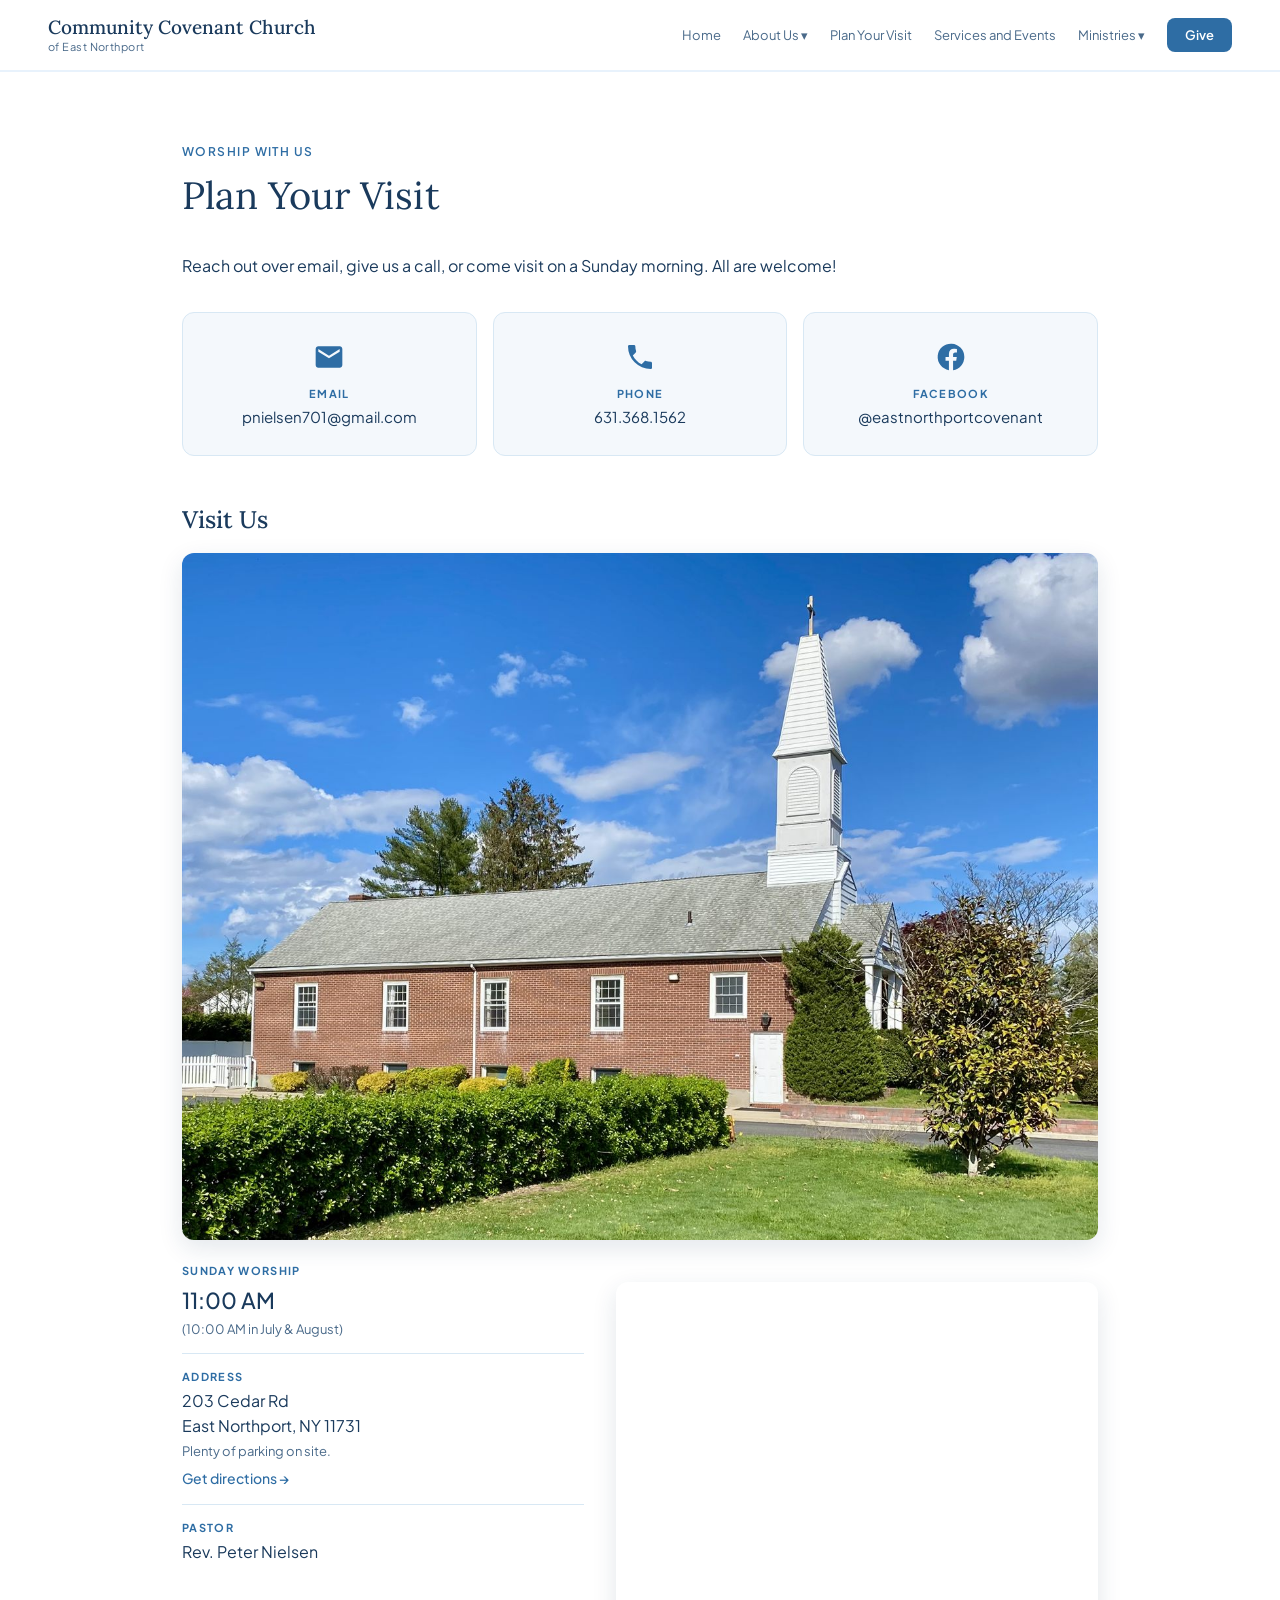
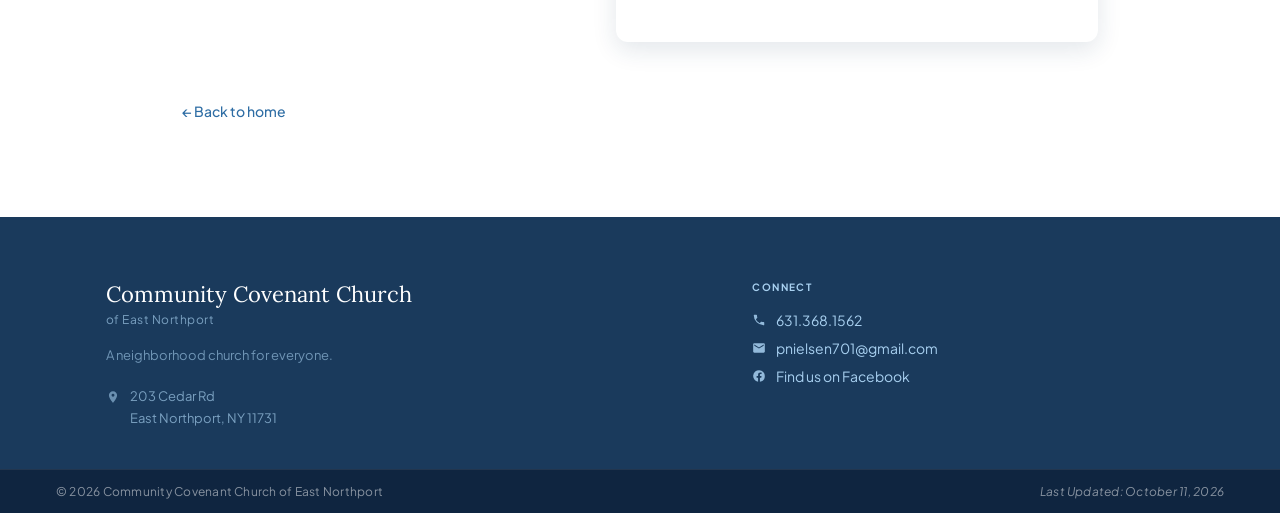
<file: services.html>
<!DOCTYPE html>
<html lang="en">
<head>
<!-- Google tag (gtag.js) -->
<script async src="https://www.googletagmanager.com/gtag/js?id=G-BMM3CZ1VEX"></script>
<script>
  window.dataLayer = window.dataLayer || [];
  function gtag(){dataLayer.push(arguments);}
  gtag('js', new Date());
  gtag('config', 'G-BMM3CZ1VEX');
</script>
<meta charset="UTF-8">
<meta name="viewport" content="width=device-width, initial-scale=1.0">
<title>Plan Your Visit &mdash; Community Covenant Church of East Northport</title>
<meta name="description" content="Plan your visit to Community Covenant Church of East Northport. Sunday worship at 11 AM, 203 Cedar Rd. All are welcome!">
<link rel="canonical" href="https://comcovchurch.com/services.html">
<meta name="theme-color" content="#2e6da4">
<meta property="og:type" content="website">
<meta property="og:title" content="Plan Your Visit &mdash; Community Covenant Church of East Northport">
<meta property="og:description" content="Plan your visit to Community Covenant Church of East Northport. Sunday worship at 11 AM, 203 Cedar Rd. All are welcome!">
<meta property="og:image" content="https://comcovchurch.com/images/hero.jpg">
<meta property="og:url" content="https://comcovchurch.com/services.html">
<meta property="og:site_name" content="Community Covenant Church of East Northport">
<meta name="twitter:card" content="summary_large_image">
<meta name="twitter:title" content="Plan Your Visit &mdash; Community Covenant Church of East Northport">
<meta name="twitter:description" content="Plan your visit to Community Covenant Church of East Northport. Sunday worship at 11 AM, 203 Cedar Rd. All are welcome!">
<meta name="twitter:image" content="https://comcovchurch.com/images/hero.jpg">
<link href="https://fonts.googleapis.com/css2?family=Lora:ital,wght@0,400;0,500;0,600;1,400&family=Plus+Jakarta+Sans:wght@300;400;500;600&display=swap" rel="stylesheet">
<link rel="stylesheet" href="style.css">
</head>
<body>

<nav>
  <div class="nav-brand">
    <a href="index.html" style="text-decoration:none; color:inherit;">
      <div class="nav-name">Community Covenant Church</div>
      <div class="nav-sub">of East Northport</div>
    </a>
  </div>
  <div class="nav-links">
    <a href="index.html">Home</a>
    <div class="nav-dropdown">
      <button type="button" class="nav-dropdown-trigger" aria-haspopup="true">About Us <span aria-hidden="true">&#9662;</span></button>
      <div class="nav-dropdown-menu" role="menu">
        <a href="about.html" role="menuitem">Purpose &amp; Identity</a>
        <a href="staff.html" role="menuitem">Staff</a>
        <a href="gallery.html" role="menuitem">Gallery</a>
      </div>
    </div>
    <a href="services.html">Plan Your Visit</a>
    <a href="events.html">Services and Events</a>
    <div class="nav-dropdown">
      <button type="button" class="nav-dropdown-trigger" aria-haspopup="true">Ministries <span aria-hidden="true">&#9662;</span></button>
      <div class="nav-dropdown-menu" role="menu">
        <a href="womens-ministry.html" role="menuitem">Women&#8217;s Ministry</a>
        <a href="youth-children.html" role="menuitem">Children &amp; Youth</a>
        <a href="affirmations.html" role="menuitem">Affirmations</a>
      </div>
    </div>
    <a href="give.html" class="nav-cta">Give</a>
  </div>
</nav>

<main class="article" style="max-width: 980px;">
  <div class="article-eyebrow">Worship with us</div>
  <h1 class="article-title">Plan Your Visit</h1>
  <p>Reach out over email, give us a call, or come visit on a Sunday morning. All are welcome!</p>

  <div class="contact-methods">
    <a class="contact-method" href="mailto:pnielsen701@gmail.com">
      <svg viewBox="0 0 24 24" width="32" height="32" aria-hidden="true" fill="currentColor"><path d="M20 4H4c-1.1 0-2 .9-2 2v12c0 1.1.9 2 2 2h16c1.1 0 2-.9 2-2V6c0-1.1-.9-2-2-2zm0 4l-8 5-8-5V6l8 5 8-5v2z"/></svg>
      <div class="contact-method-label">Email</div>
      <div class="contact-method-value">pnielsen701@gmail.com</div>
    </a>
    <a class="contact-method" href="tel:6313681562">
      <svg viewBox="0 0 24 24" width="32" height="32" aria-hidden="true" fill="currentColor"><path d="M6.62 10.79c1.44 2.83 3.76 5.14 6.59 6.59l2.2-2.2c.27-.27.67-.36 1.02-.24 1.12.37 2.33.57 3.57.57.55 0 1 .45 1 1V20c0 .55-.45 1-1 1A17 17 0 013 4c0-.55.45-1 1-1h3.5c.55 0 1 .45 1 1 0 1.25.2 2.45.57 3.57.11.35.03.74-.25 1.02l-2.2 2.2z"/></svg>
      <div class="contact-method-label">Phone</div>
      <div class="contact-method-value">631.368.1562</div>
    </a>
    <a class="contact-method" href="https://www.facebook.com/eastnorthportcovenant" target="_blank" rel="noopener">
      <svg viewBox="0 0 24 24" width="32" height="32" aria-hidden="true" fill="currentColor"><path d="M22 12a10 10 0 10-11.56 9.88V14.9H7.9V12h2.54V9.8c0-2.5 1.5-3.9 3.78-3.9 1.1 0 2.24.2 2.24.2v2.46h-1.26c-1.24 0-1.63.77-1.63 1.56V12h2.78l-.45 2.9h-2.34v6.98A10 10 0 0022 12z"/></svg>
      <div class="contact-method-label">Facebook</div>
      <div class="contact-method-value">@eastnorthportcovenant</div>
    </a>
  </div>

  <h2 style="margin-top:48px;">Visit Us</h2>
  <img class="article-img" src="images/church-side.jpg" alt="Side view of Community Covenant Church, East Northport NY">
  <div class="visit-grid">
    <div class="visit-info">
      <div class="visit-block">
        <div class="visit-label">Sunday Worship</div>
        <div class="visit-value"><strong>11:00 AM</strong></div>
        <div class="visit-note">(10:00 AM in July &amp; August)</div>
      </div>
      <div class="visit-block">
        <div class="visit-label">Address</div>
        <div class="visit-value">203 Cedar Rd<br>East Northport, NY 11731</div>
        <div class="visit-note">Plenty of parking on site.</div>
        <a class="visit-link" href="https://www.google.com/maps/search/?api=1&amp;query=203+Cedar+Rd+East+Northport+NY+11731" target="_blank" rel="noopener">Get directions &rarr;</a>
      </div>
      <div class="visit-block">
        <div class="visit-label">Pastor</div>
        <div class="visit-value">Rev. Peter Nielsen</div>
      </div>
    </div>
    <iframe class="map-embed visit-map" src="https://maps.google.com/maps?q=203+Cedar+Rd+East+Northport+NY+11731&amp;t=m&amp;z=15&amp;output=embed" loading="lazy" referrerpolicy="no-referrer-when-downgrade" title="Map of Community Covenant Church, 203 Cedar Rd, East Northport NY"></iframe>
  </div>

  <a class="article-back" href="index.html">&larr; Back to home</a>
</main>

<footer id="contact">
  <div class="footer-grid">
    <div class="footer-col footer-brand">
      <div class="footer-name">Community Covenant Church</div>
      <div class="footer-sub-name">of East Northport</div>
      <p class="footer-tagline">A neighborhood church for everyone.</p>
      <div class="footer-addr"><a href="https://www.google.com/maps/search/?api=1&amp;query=203+Cedar+Rd+East+Northport+NY+11731" target="_blank" rel="noopener"><svg class="footer-icon" viewBox="0 0 24 24" width="14" height="14" aria-hidden="true" fill="currentColor"><path d="M12 2C8.13 2 5 5.13 5 9c0 5.25 7 13 7 13s7-7.75 7-13c0-3.87-3.13-7-7-7zm0 9.5a2.5 2.5 0 010-5 2.5 2.5 0 010 5z"/></svg><span>203 Cedar Rd<br>East Northport, NY 11731</span></a></div>
    </div>
    <div class="footer-col">
      <div class="footer-head">Connect</div>
      <div class="footer-contact">
        <a href="tel:6313681562"><svg class="footer-icon" viewBox="0 0 24 24" width="14" height="14" aria-hidden="true" fill="currentColor"><path d="M6.62 10.79c1.44 2.83 3.76 5.14 6.59 6.59l2.2-2.2c.27-.27.67-.36 1.02-.24 1.12.37 2.33.57 3.57.57.55 0 1 .45 1 1V20c0 .55-.45 1-1 1A17 17 0 013 4c0-.55.45-1 1-1h3.5c.55 0 1 .45 1 1 0 1.25.2 2.45.57 3.57.11.35.03.74-.25 1.02l-2.2 2.2z"/></svg><span>631.368.1562</span></a>
        <a href="mailto:pnielsen701@gmail.com"><svg class="footer-icon" viewBox="0 0 24 24" width="14" height="14" aria-hidden="true" fill="currentColor"><path d="M20 4H4c-1.1 0-2 .9-2 2v12c0 1.1.9 2 2 2h16c1.1 0 2-.9 2-2V6c0-1.1-.9-2-2-2zm0 4l-8 5-8-5V6l8 5 8-5v2z"/></svg><span>pnielsen701@gmail.com</span></a>
        <a href="https://www.facebook.com/eastnorthportcovenant" target="_blank" rel="noopener"><svg class="footer-icon" viewBox="0 0 24 24" width="14" height="14" aria-hidden="true" fill="currentColor"><path d="M22 12a10 10 0 10-11.56 9.88V14.9H7.9V12h2.54V9.8c0-2.5 1.5-3.9 3.78-3.9 1.1 0 2.24.2 2.24.2v2.46h-1.26c-1.24 0-1.63.77-1.63 1.56V12h2.78l-.45 2.9h-2.34v6.98A10 10 0 0022 12z"/></svg><span>Find us on Facebook</span></a>
      </div>
    </div>
  </div>
  <div class="footer-bottom">
    <span class="footer-copyright">&copy; 2026 Community Covenant Church of East Northport</span>
    <span class="footer-updated">Last Updated: October 11, 2026</span>
  </div>
</footer>

</body>
</html>
</file>
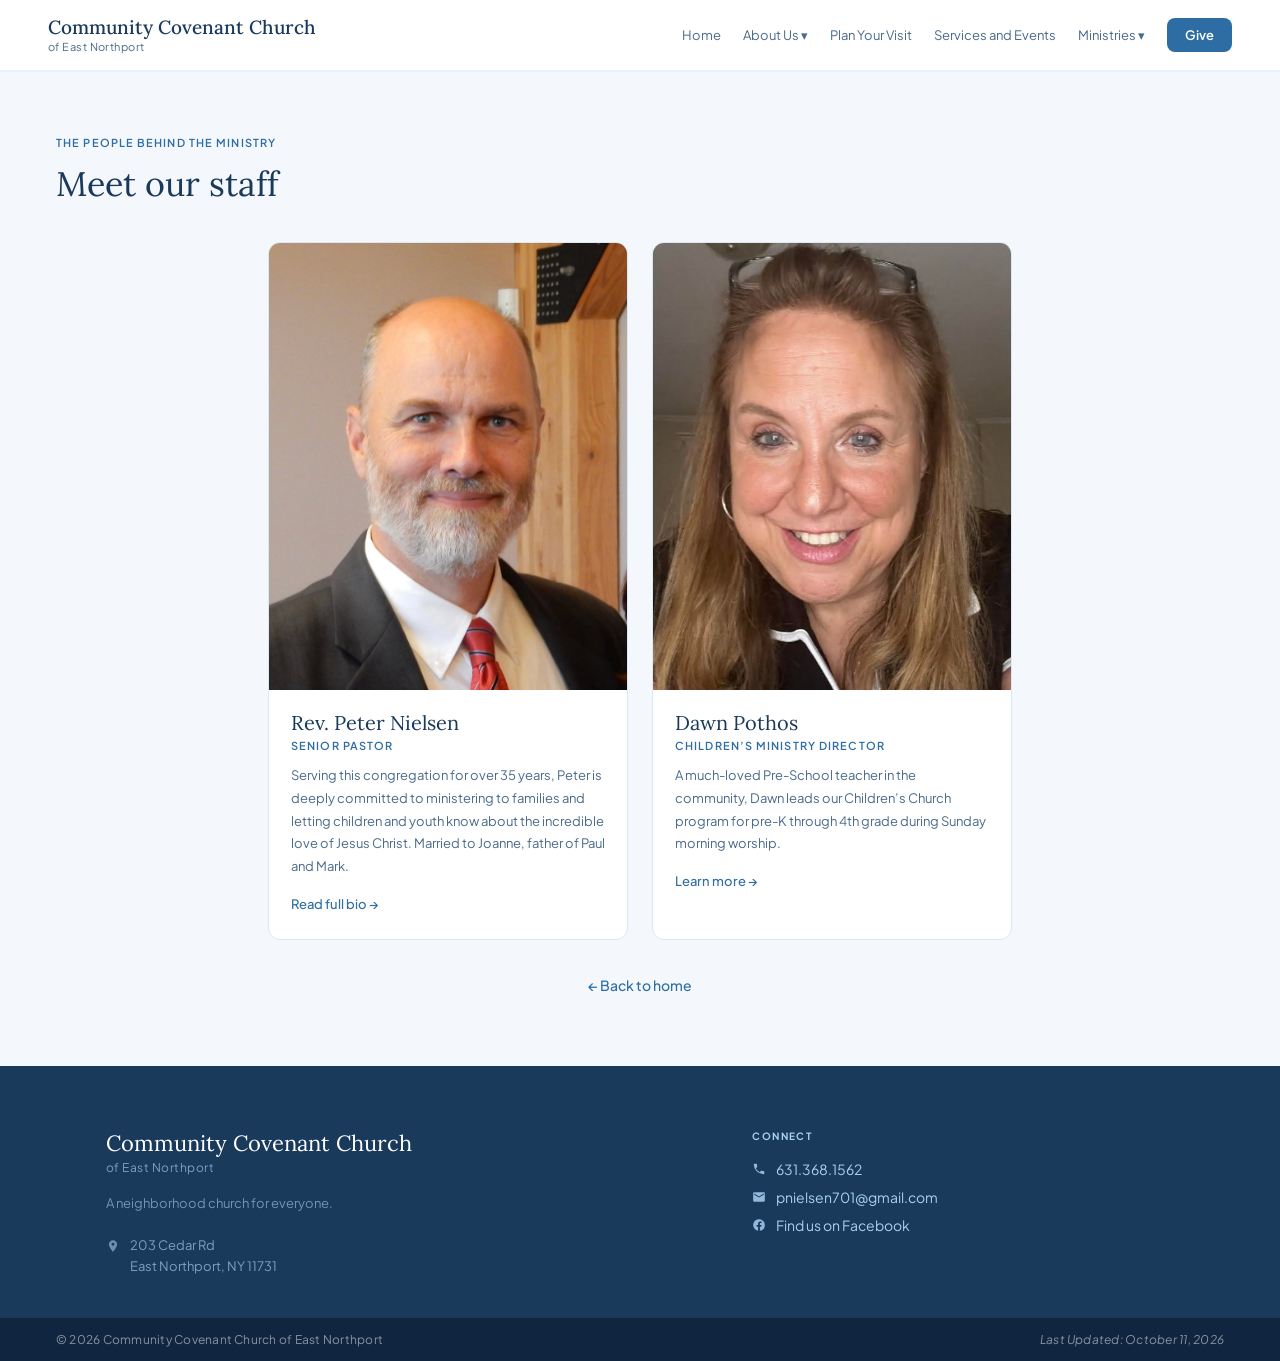
<file: staff.html>
<!DOCTYPE html>
<html lang="en">
<head>
<!-- Google tag (gtag.js) -->
<script async src="https://www.googletagmanager.com/gtag/js?id=G-BMM3CZ1VEX"></script>
<script>
  window.dataLayer = window.dataLayer || [];
  function gtag(){dataLayer.push(arguments);}
  gtag('js', new Date());
  gtag('config', 'G-BMM3CZ1VEX');
</script>
<meta charset="UTF-8">
<meta name="viewport" content="width=device-width, initial-scale=1.0">
<title>Meet Our Staff &mdash; Community Covenant Church of East Northport</title>
<meta name="description" content="Meet our staff: Rev. Peter Nielsen, Senior Pastor (serving for over 35 years), and Dawn Pothos, Children's Ministry Director.">
<link rel="canonical" href="https://comcovchurch.com/staff.html">
<meta name="theme-color" content="#2e6da4">
<meta property="og:type" content="website">
<meta property="og:title" content="Meet Our Staff &mdash; Community Covenant Church of East Northport">
<meta property="og:description" content="Meet our staff: Rev. Peter Nielsen, Senior Pastor (serving for over 35 years), and Dawn Pothos, Children's Ministry Director.">
<meta property="og:image" content="https://comcovchurch.com/images/hero.jpg">
<meta property="og:url" content="https://comcovchurch.com/staff.html">
<meta property="og:site_name" content="Community Covenant Church of East Northport">
<meta name="twitter:card" content="summary_large_image">
<meta name="twitter:title" content="Meet Our Staff &mdash; Community Covenant Church of East Northport">
<meta name="twitter:description" content="Meet our staff: Rev. Peter Nielsen, Senior Pastor (serving for over 35 years), and Dawn Pothos, Children's Ministry Director.">
<meta name="twitter:image" content="https://comcovchurch.com/images/hero.jpg">
<link href="https://fonts.googleapis.com/css2?family=Lora:ital,wght@0,400;0,500;0,600;1,400&family=Plus+Jakarta+Sans:wght@300;400;500;600&display=swap" rel="stylesheet">
<link rel="stylesheet" href="style.css">
</head>
<body>

<nav>
  <div class="nav-brand">
    <a href="index.html" style="text-decoration:none; color:inherit;">
      <div class="nav-name">Community Covenant Church</div>
      <div class="nav-sub">of East Northport</div>
    </a>
  </div>
  <div class="nav-links">
    <a href="index.html">Home</a>
    <div class="nav-dropdown">
      <button type="button" class="nav-dropdown-trigger" aria-haspopup="true">About Us <span aria-hidden="true">&#9662;</span></button>
      <div class="nav-dropdown-menu" role="menu">
        <a href="about.html" role="menuitem">Purpose &amp; Identity</a>
        <a href="staff.html" role="menuitem">Staff</a>
        <a href="gallery.html" role="menuitem">Gallery</a>
      </div>
    </div>
    <a href="services.html">Plan Your Visit</a>
    <a href="events.html">Services and Events</a>
    <div class="nav-dropdown">
      <button type="button" class="nav-dropdown-trigger" aria-haspopup="true">Ministries <span aria-hidden="true">&#9662;</span></button>
      <div class="nav-dropdown-menu" role="menu">
        <a href="womens-ministry.html" role="menuitem">Women&#8217;s Ministry</a>
        <a href="youth-children.html" role="menuitem">Children &amp; Youth</a>
        <a href="affirmations.html" role="menuitem">Affirmations</a>
      </div>
    </div>
    <a href="give.html" class="nav-cta">Give</a>
  </div>
</nav>

<section class="staff" id="staff" style="padding-top:64px;">
  <div class="section-eyebrow">The people behind the ministry</div>
  <h2 class="section-title">Meet our staff</h2>
  <div class="staff-grid">
    <div class="staff-card">
      <div class="staff-photo">
        <img src="images/pastor.jpg" alt="Rev. Peter Nielsen">
      </div>
      <div class="staff-info">
        <div class="staff-name">Rev. Peter Nielsen</div>
        <div class="staff-role">Senior Pastor</div>
        <p class="staff-bio">Serving this congregation for over 35 years, Peter is deeply committed to ministering to families and letting children and youth know about the incredible love of Jesus Christ. Married to Joanne, father of Paul and Mark.</p>
        <a class="staff-link" href="index.html#pastor">Read full bio &rarr;</a>
      </div>
    </div>
    <div class="staff-card">
      <div class="staff-photo">
        <img src="images/childrens-ministry.jpg" alt="Dawn Pothos">
      </div>
      <div class="staff-info">
        <div class="staff-name">Dawn Pothos</div>
        <div class="staff-role">Children&#8217;s Ministry Director</div>
        <p class="staff-bio">A much-loved Pre-School teacher in the community, Dawn leads our Children&#8217;s Church program for pre-K through 4th grade during Sunday morning worship.</p>
        <a class="staff-link" href="youth-children.html">Learn more &rarr;</a>
      </div>
    </div>
  </div>
  <a class="article-back" href="index.html" style="display:block; margin: 36px auto 0; text-align:center; max-width:max-content;">&larr; Back to home</a>
</section>

<footer id="contact">
  <div class="footer-grid">
    <div class="footer-col footer-brand">
      <div class="footer-name">Community Covenant Church</div>
      <div class="footer-sub-name">of East Northport</div>
      <p class="footer-tagline">A neighborhood church for everyone.</p>
      <div class="footer-addr"><a href="https://www.google.com/maps/search/?api=1&amp;query=203+Cedar+Rd+East+Northport+NY+11731" target="_blank" rel="noopener"><svg class="footer-icon" viewBox="0 0 24 24" width="14" height="14" aria-hidden="true" fill="currentColor"><path d="M12 2C8.13 2 5 5.13 5 9c0 5.25 7 13 7 13s7-7.75 7-13c0-3.87-3.13-7-7-7zm0 9.5a2.5 2.5 0 010-5 2.5 2.5 0 010 5z"/></svg><span>203 Cedar Rd<br>East Northport, NY 11731</span></a></div>
    </div>
    <div class="footer-col">
      <div class="footer-head">Connect</div>
      <div class="footer-contact">
        <a href="tel:6313681562"><svg class="footer-icon" viewBox="0 0 24 24" width="14" height="14" aria-hidden="true" fill="currentColor"><path d="M6.62 10.79c1.44 2.83 3.76 5.14 6.59 6.59l2.2-2.2c.27-.27.67-.36 1.02-.24 1.12.37 2.33.57 3.57.57.55 0 1 .45 1 1V20c0 .55-.45 1-1 1A17 17 0 013 4c0-.55.45-1 1-1h3.5c.55 0 1 .45 1 1 0 1.25.2 2.45.57 3.57.11.35.03.74-.25 1.02l-2.2 2.2z"/></svg><span>631.368.1562</span></a>
        <a href="mailto:pnielsen701@gmail.com"><svg class="footer-icon" viewBox="0 0 24 24" width="14" height="14" aria-hidden="true" fill="currentColor"><path d="M20 4H4c-1.1 0-2 .9-2 2v12c0 1.1.9 2 2 2h16c1.1 0 2-.9 2-2V6c0-1.1-.9-2-2-2zm0 4l-8 5-8-5V6l8 5 8-5v2z"/></svg><span>pnielsen701@gmail.com</span></a>
        <a href="https://www.facebook.com/eastnorthportcovenant" target="_blank" rel="noopener"><svg class="footer-icon" viewBox="0 0 24 24" width="14" height="14" aria-hidden="true" fill="currentColor"><path d="M22 12a10 10 0 10-11.56 9.88V14.9H7.9V12h2.54V9.8c0-2.5 1.5-3.9 3.78-3.9 1.1 0 2.24.2 2.24.2v2.46h-1.26c-1.24 0-1.63.77-1.63 1.56V12h2.78l-.45 2.9h-2.34v6.98A10 10 0 0022 12z"/></svg><span>Find us on Facebook</span></a>
      </div>
    </div>
  </div>
  <div class="footer-bottom">
    <span class="footer-copyright">&copy; 2026 Community Covenant Church of East Northport</span>
    <span class="footer-updated">Last Updated: October 11, 2026</span>
  </div>
</footer>

</body>
</html>
</file>
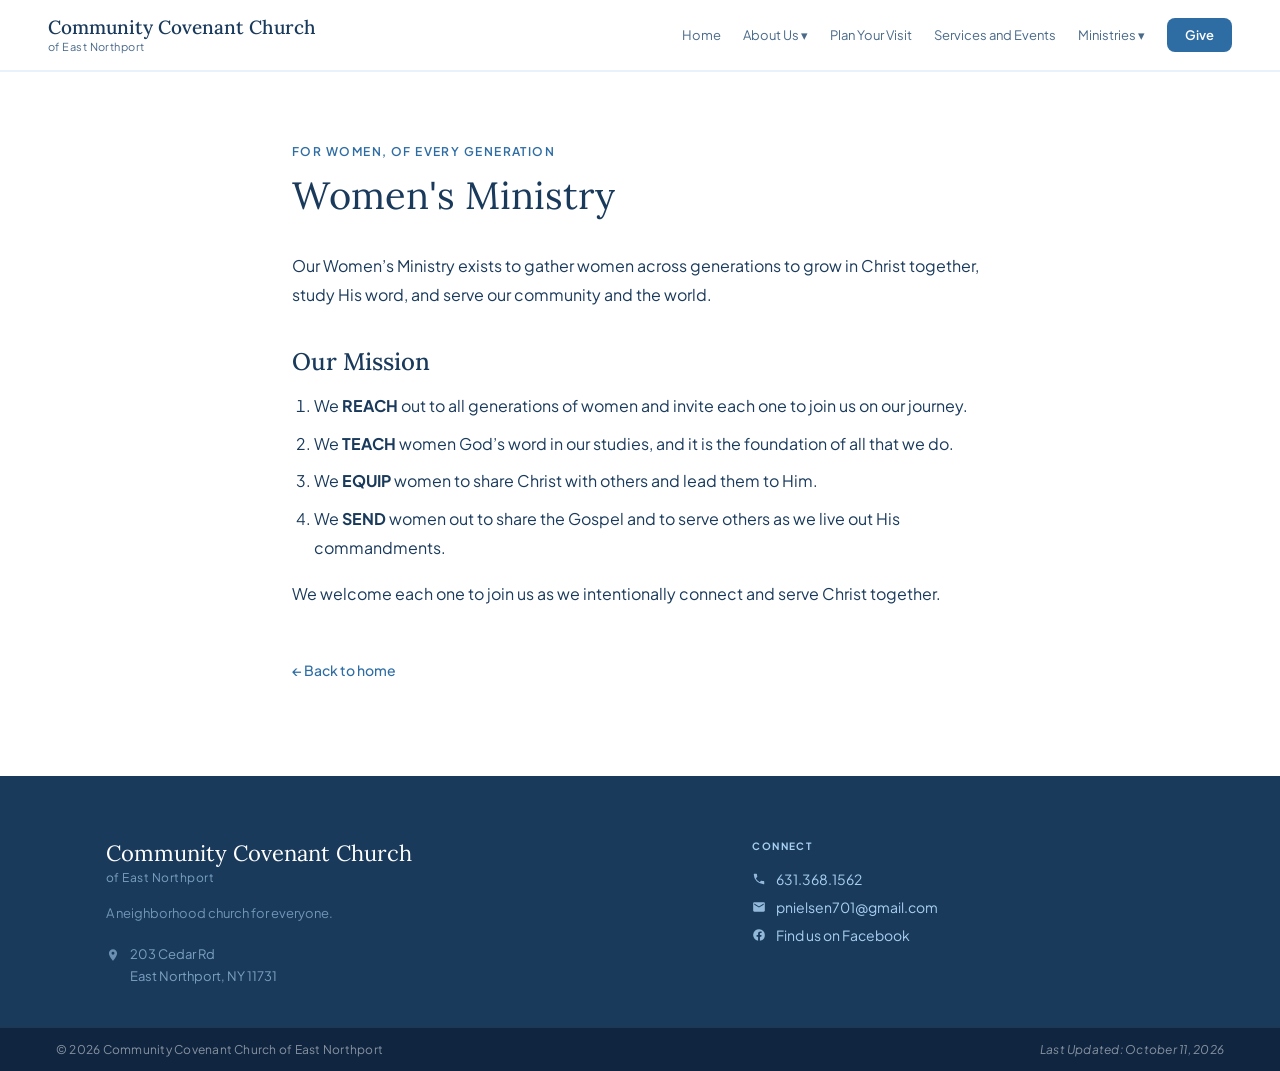
<file: womens-ministry.html>
<!DOCTYPE html>
<html lang="en">
<head>
<!-- Google tag (gtag.js) -->
<script async src="https://www.googletagmanager.com/gtag/js?id=G-BMM3CZ1VEX"></script>
<script>
  window.dataLayer = window.dataLayer || [];
  function gtag(){dataLayer.push(arguments);}
  gtag('js', new Date());
  gtag('config', 'G-BMM3CZ1VEX');
</script>
<meta charset="UTF-8">
<meta name="viewport" content="width=device-width, initial-scale=1.0">
<title>Women's Ministry &mdash; Community Covenant Church of East Northport</title>
<meta name="description" content="Women's Ministry at Community Covenant Church — gathering women across generations to grow in Christ, study His word, and serve our community.">
<link rel="canonical" href="https://comcovchurch.com/womens-ministry.html">
<meta name="theme-color" content="#2e6da4">
<meta property="og:type" content="website">
<meta property="og:title" content="Women's Ministry &mdash; Community Covenant Church of East Northport">
<meta property="og:description" content="Women's Ministry at Community Covenant Church — gathering women across generations to grow in Christ, study His word, and serve our community.">
<meta property="og:image" content="https://comcovchurch.com/images/hero.jpg">
<meta property="og:url" content="https://comcovchurch.com/womens-ministry.html">
<meta property="og:site_name" content="Community Covenant Church of East Northport">
<meta name="twitter:card" content="summary_large_image">
<meta name="twitter:title" content="Women's Ministry &mdash; Community Covenant Church of East Northport">
<meta name="twitter:description" content="Women's Ministry at Community Covenant Church — gathering women across generations to grow in Christ, study His word, and serve our community.">
<meta name="twitter:image" content="https://comcovchurch.com/images/hero.jpg">
<link href="https://fonts.googleapis.com/css2?family=Lora:ital,wght@0,400;0,500;0,600;1,400&family=Plus+Jakarta+Sans:wght@300;400;500;600&display=swap" rel="stylesheet">
<link rel="stylesheet" href="style.css">
</head>
<body>

<nav>
  <div class="nav-brand">
    <a href="index.html" style="text-decoration:none; color:inherit;">
      <div class="nav-name">Community Covenant Church</div>
      <div class="nav-sub">of East Northport</div>
    </a>
  </div>
  <div class="nav-links">
    <a href="index.html">Home</a>
    <div class="nav-dropdown">
      <button type="button" class="nav-dropdown-trigger" aria-haspopup="true">About Us <span aria-hidden="true">&#9662;</span></button>
      <div class="nav-dropdown-menu" role="menu">
        <a href="about.html" role="menuitem">Purpose &amp; Identity</a>
        <a href="staff.html" role="menuitem">Staff</a>
        <a href="gallery.html" role="menuitem">Gallery</a>
      </div>
    </div>
    <a href="services.html">Plan Your Visit</a>
    <a href="events.html">Services and Events</a>
    <div class="nav-dropdown">
      <button type="button" class="nav-dropdown-trigger" aria-haspopup="true">Ministries <span aria-hidden="true">&#9662;</span></button>
      <div class="nav-dropdown-menu" role="menu">
        <a href="womens-ministry.html" role="menuitem">Women&#8217;s Ministry</a>
        <a href="youth-children.html" role="menuitem">Children &amp; Youth</a>
        <a href="affirmations.html" role="menuitem">Affirmations</a>
      </div>
    </div>
    <a href="give.html" class="nav-cta">Give</a>
  </div>
</nav>

<main class="article">
  <div class="article-eyebrow">For women, of every generation</div>
  <h1 class="article-title">Women's Ministry</h1>
  <p>Our Women&#8217;s Ministry exists to gather women across generations to grow in Christ together, study His word, and serve our community and the world.</p>
  <h2>Our Mission</h2>
  <ol>
    <li>We <strong>REACH</strong> out to all generations of women and invite each one to join us on our journey.</li>
    <li>We <strong>TEACH</strong> women God&#8217;s word in our studies, and it is the foundation of all that we do.</li>
    <li>We <strong>EQUIP</strong> women to share Christ with others and lead them to Him.</li>
    <li>We <strong>SEND</strong> women out to share the Gospel and to serve others as we live out His commandments.</li>
  </ol>
  <p>We welcome each one to join us as we intentionally connect and serve Christ together.</p>
  <a class="article-back" href="index.html">&larr; Back to home</a>
</main>

<footer id="contact">
  <div class="footer-grid">
    <div class="footer-col footer-brand">
      <div class="footer-name">Community Covenant Church</div>
      <div class="footer-sub-name">of East Northport</div>
      <p class="footer-tagline">A neighborhood church for everyone.</p>
      <div class="footer-addr"><a href="https://www.google.com/maps/search/?api=1&amp;query=203+Cedar+Rd+East+Northport+NY+11731" target="_blank" rel="noopener"><svg class="footer-icon" viewBox="0 0 24 24" width="14" height="14" aria-hidden="true" fill="currentColor"><path d="M12 2C8.13 2 5 5.13 5 9c0 5.25 7 13 7 13s7-7.75 7-13c0-3.87-3.13-7-7-7zm0 9.5a2.5 2.5 0 010-5 2.5 2.5 0 010 5z"/></svg><span>203 Cedar Rd<br>East Northport, NY 11731</span></a></div>
    </div>
    <div class="footer-col">
      <div class="footer-head">Connect</div>
      <div class="footer-contact">
        <a href="tel:6313681562"><svg class="footer-icon" viewBox="0 0 24 24" width="14" height="14" aria-hidden="true" fill="currentColor"><path d="M6.62 10.79c1.44 2.83 3.76 5.14 6.59 6.59l2.2-2.2c.27-.27.67-.36 1.02-.24 1.12.37 2.33.57 3.57.57.55 0 1 .45 1 1V20c0 .55-.45 1-1 1A17 17 0 013 4c0-.55.45-1 1-1h3.5c.55 0 1 .45 1 1 0 1.25.2 2.45.57 3.57.11.35.03.74-.25 1.02l-2.2 2.2z"/></svg><span>631.368.1562</span></a>
        <a href="mailto:pnielsen701@gmail.com"><svg class="footer-icon" viewBox="0 0 24 24" width="14" height="14" aria-hidden="true" fill="currentColor"><path d="M20 4H4c-1.1 0-2 .9-2 2v12c0 1.1.9 2 2 2h16c1.1 0 2-.9 2-2V6c0-1.1-.9-2-2-2zm0 4l-8 5-8-5V6l8 5 8-5v2z"/></svg><span>pnielsen701@gmail.com</span></a>
        <a href="https://www.facebook.com/eastnorthportcovenant" target="_blank" rel="noopener"><svg class="footer-icon" viewBox="0 0 24 24" width="14" height="14" aria-hidden="true" fill="currentColor"><path d="M22 12a10 10 0 10-11.56 9.88V14.9H7.9V12h2.54V9.8c0-2.5 1.5-3.9 3.78-3.9 1.1 0 2.24.2 2.24.2v2.46h-1.26c-1.24 0-1.63.77-1.63 1.56V12h2.78l-.45 2.9h-2.34v6.98A10 10 0 0022 12z"/></svg><span>Find us on Facebook</span></a>
      </div>
    </div>
  </div>
  <div class="footer-bottom">
    <span class="footer-copyright">&copy; 2026 Community Covenant Church of East Northport</span>
    <span class="footer-updated">Last Updated: October 11, 2026</span>
  </div>
</footer>

</body>
</html>
</file>
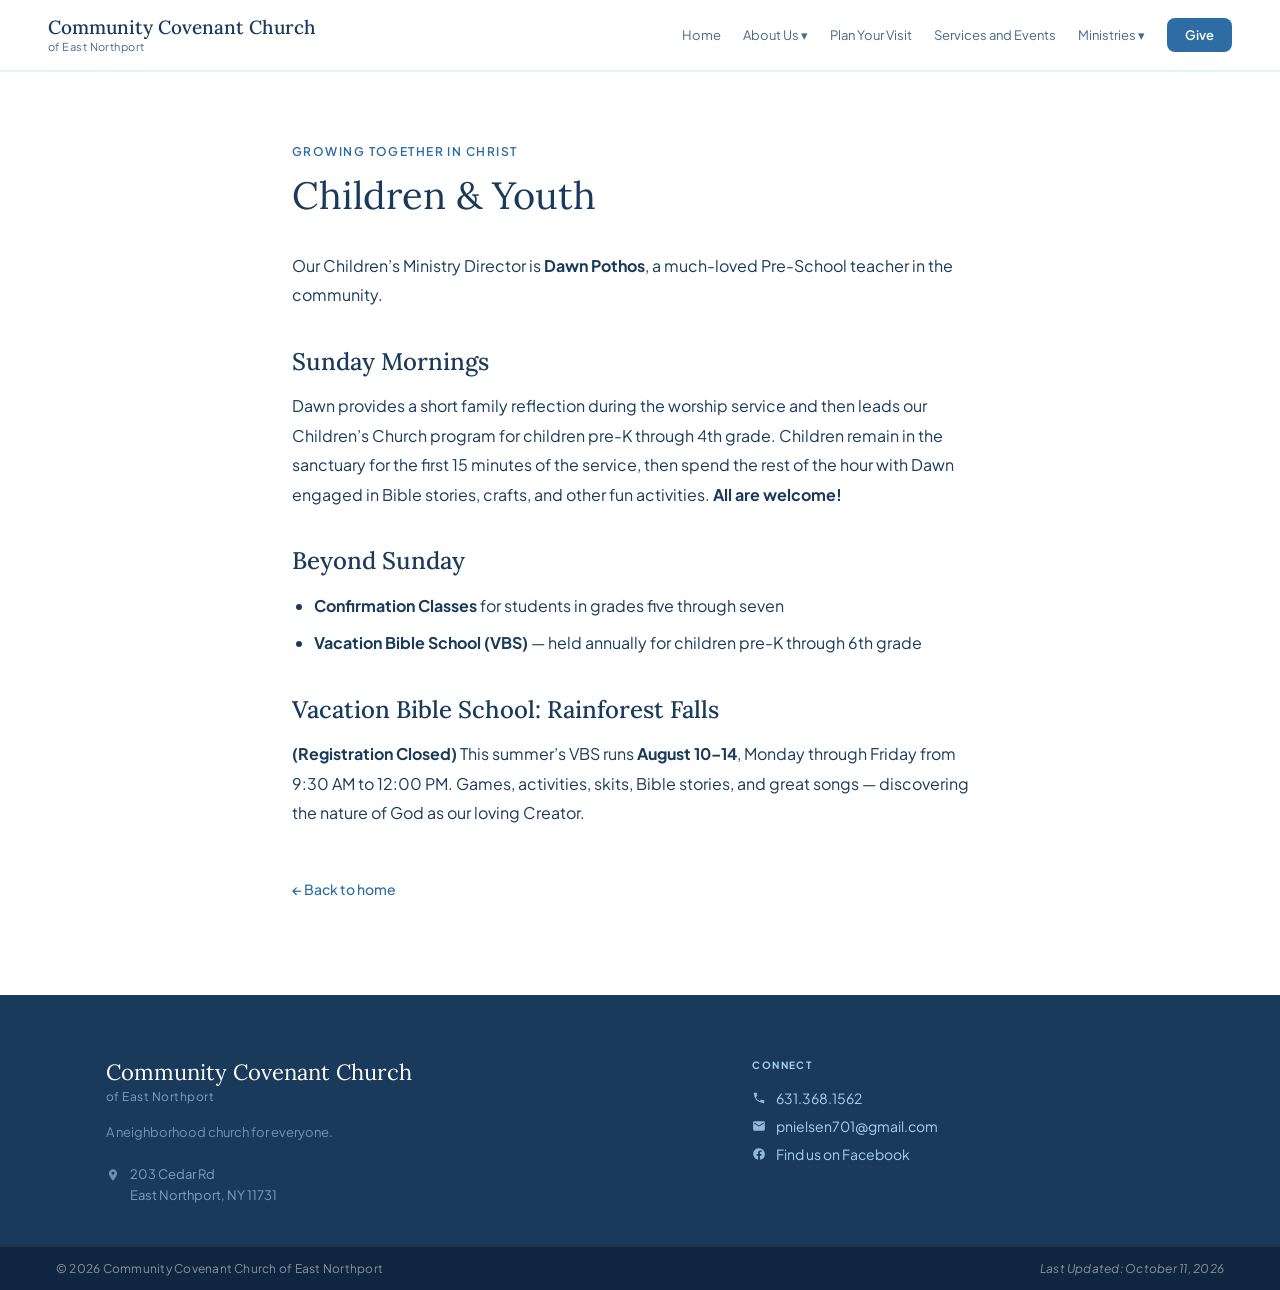
<file: youth-children.html>
<!DOCTYPE html>
<html lang="en">
<head>
<!-- Google tag (gtag.js) -->
<script async src="https://www.googletagmanager.com/gtag/js?id=G-BMM3CZ1VEX"></script>
<script>
  window.dataLayer = window.dataLayer || [];
  function gtag(){dataLayer.push(arguments);}
  gtag('js', new Date());
  gtag('config', 'G-BMM3CZ1VEX');
</script>
<meta charset="UTF-8">
<meta name="viewport" content="width=device-width, initial-scale=1.0">
<title>Children & Youth &mdash; Community Covenant Church of East Northport</title>
<meta name="description" content="Children & Youth ministry at Community Covenant Church — Children's Church, Confirmation, Youth Group, and Vacation Bible School.">
<link rel="canonical" href="https://comcovchurch.com/youth-children.html">
<meta name="theme-color" content="#2e6da4">
<meta property="og:type" content="website">
<meta property="og:title" content="Children & Youth &mdash; Community Covenant Church of East Northport">
<meta property="og:description" content="Children & Youth ministry at Community Covenant Church — Children's Church, Confirmation, Youth Group, and Vacation Bible School.">
<meta property="og:image" content="https://comcovchurch.com/images/hero.jpg">
<meta property="og:url" content="https://comcovchurch.com/youth-children.html">
<meta property="og:site_name" content="Community Covenant Church of East Northport">
<meta name="twitter:card" content="summary_large_image">
<meta name="twitter:title" content="Children & Youth &mdash; Community Covenant Church of East Northport">
<meta name="twitter:description" content="Children & Youth ministry at Community Covenant Church — Children's Church, Confirmation, Youth Group, and Vacation Bible School.">
<meta name="twitter:image" content="https://comcovchurch.com/images/hero.jpg">
<link href="https://fonts.googleapis.com/css2?family=Lora:ital,wght@0,400;0,500;0,600;1,400&family=Plus+Jakarta+Sans:wght@300;400;500;600&display=swap" rel="stylesheet">
<link rel="stylesheet" href="style.css">
</head>
<body>

<nav>
  <div class="nav-brand">
    <a href="index.html" style="text-decoration:none; color:inherit;">
      <div class="nav-name">Community Covenant Church</div>
      <div class="nav-sub">of East Northport</div>
    </a>
  </div>
  <div class="nav-links">
    <a href="index.html">Home</a>
    <div class="nav-dropdown">
      <button type="button" class="nav-dropdown-trigger" aria-haspopup="true">About Us <span aria-hidden="true">&#9662;</span></button>
      <div class="nav-dropdown-menu" role="menu">
        <a href="about.html" role="menuitem">Purpose &amp; Identity</a>
        <a href="staff.html" role="menuitem">Staff</a>
        <a href="gallery.html" role="menuitem">Gallery</a>
      </div>
    </div>
    <a href="services.html">Plan Your Visit</a>
    <a href="events.html">Services and Events</a>
    <div class="nav-dropdown">
      <button type="button" class="nav-dropdown-trigger" aria-haspopup="true">Ministries <span aria-hidden="true">&#9662;</span></button>
      <div class="nav-dropdown-menu" role="menu">
        <a href="womens-ministry.html" role="menuitem">Women&#8217;s Ministry</a>
        <a href="youth-children.html" role="menuitem">Children &amp; Youth</a>
        <a href="affirmations.html" role="menuitem">Affirmations</a>
      </div>
    </div>
    <a href="give.html" class="nav-cta">Give</a>
  </div>
</nav>

<main class="article">
  <div class="article-eyebrow">Growing together in Christ</div>
  <h1 class="article-title">Children & Youth</h1>
  <p>Our Children&#8217;s Ministry Director is <strong>Dawn Pothos</strong>, a much-loved Pre-School teacher in the community.</p>
  <h2>Sunday Mornings</h2>
  <p>Dawn provides a short family reflection during the worship service and then leads our Children&#8217;s Church program for children pre-K through 4th grade. Children remain in the sanctuary for the first 15 minutes of the service, then spend the rest of the hour with Dawn engaged in Bible stories, crafts, and other fun activities. <strong>All are welcome!</strong></p>
  <h2>Beyond Sunday</h2>
  <ul>
    <li><strong>Confirmation Classes</strong> for students in grades five through seven</li>
    <li><strong>Vacation Bible School (VBS)</strong> &mdash; held annually for children pre-K through 6th grade</li>
  </ul>
  <h2>Vacation Bible School: Rainforest Falls</h2>
  <p><strong>(Registration Closed)</strong> This summer&#8217;s VBS runs <strong>August 10&ndash;14</strong>, Monday through Friday from 9:30 AM to 12:00 PM. Games, activities, skits, Bible stories, and great songs &mdash; discovering the nature of God as our loving Creator.</p>
  <a class="article-back" href="index.html">&larr; Back to home</a>
</main>

<footer id="contact">
  <div class="footer-grid">
    <div class="footer-col footer-brand">
      <div class="footer-name">Community Covenant Church</div>
      <div class="footer-sub-name">of East Northport</div>
      <p class="footer-tagline">A neighborhood church for everyone.</p>
      <div class="footer-addr"><a href="https://www.google.com/maps/search/?api=1&amp;query=203+Cedar+Rd+East+Northport+NY+11731" target="_blank" rel="noopener"><svg class="footer-icon" viewBox="0 0 24 24" width="14" height="14" aria-hidden="true" fill="currentColor"><path d="M12 2C8.13 2 5 5.13 5 9c0 5.25 7 13 7 13s7-7.75 7-13c0-3.87-3.13-7-7-7zm0 9.5a2.5 2.5 0 010-5 2.5 2.5 0 010 5z"/></svg><span>203 Cedar Rd<br>East Northport, NY 11731</span></a></div>
    </div>
    <div class="footer-col">
      <div class="footer-head">Connect</div>
      <div class="footer-contact">
        <a href="tel:6313681562"><svg class="footer-icon" viewBox="0 0 24 24" width="14" height="14" aria-hidden="true" fill="currentColor"><path d="M6.62 10.79c1.44 2.83 3.76 5.14 6.59 6.59l2.2-2.2c.27-.27.67-.36 1.02-.24 1.12.37 2.33.57 3.57.57.55 0 1 .45 1 1V20c0 .55-.45 1-1 1A17 17 0 013 4c0-.55.45-1 1-1h3.5c.55 0 1 .45 1 1 0 1.25.2 2.45.57 3.57.11.35.03.74-.25 1.02l-2.2 2.2z"/></svg><span>631.368.1562</span></a>
        <a href="mailto:pnielsen701@gmail.com"><svg class="footer-icon" viewBox="0 0 24 24" width="14" height="14" aria-hidden="true" fill="currentColor"><path d="M20 4H4c-1.1 0-2 .9-2 2v12c0 1.1.9 2 2 2h16c1.1 0 2-.9 2-2V6c0-1.1-.9-2-2-2zm0 4l-8 5-8-5V6l8 5 8-5v2z"/></svg><span>pnielsen701@gmail.com</span></a>
        <a href="https://www.facebook.com/eastnorthportcovenant" target="_blank" rel="noopener"><svg class="footer-icon" viewBox="0 0 24 24" width="14" height="14" aria-hidden="true" fill="currentColor"><path d="M22 12a10 10 0 10-11.56 9.88V14.9H7.9V12h2.54V9.8c0-2.5 1.5-3.9 3.78-3.9 1.1 0 2.24.2 2.24.2v2.46h-1.26c-1.24 0-1.63.77-1.63 1.56V12h2.78l-.45 2.9h-2.34v6.98A10 10 0 0022 12z"/></svg><span>Find us on Facebook</span></a>
      </div>
    </div>
  </div>
  <div class="footer-bottom">
    <span class="footer-copyright">&copy; 2026 Community Covenant Church of East Northport</span>
    <span class="footer-updated">Last Updated: October 11, 2026</span>
  </div>
</footer>

</body>
</html>
</file>
<file: style.css>
*, *::before, *::after { box-sizing: border-box; margin: 0; padding: 0; }
  :root {
    --sky: #2e6da4;
    --sky-light: #e8f2fc;
    --sky-mid: #cce5f6;
    --sky-dark: #1a3a5c;
    --sky-deep: #0f2540;
    --sage: #3a7a54;
    --sage-light: #d4edda;
    --gold: #c8a020;
    --gold-light: #fef9c3;
    --teal: #2a8a8a;
    --teal-light: #cef0ee;
    --white: #ffffff;
    --off-white: #f4f8fc;
    --border: #d8e8f4;
    --text: #1a3a5c;
    --muted: #4a6a8a;
    --muted-light: #7aa0c0;
  }
  body { font-family: 'Plus Jakarta Sans', sans-serif; background: var(--white); color: var(--text); }


  /* ANNOUNCEMENT BANNER */
  .banner { background: var(--sky); padding: 10px 48px; display: flex; align-items: center; justify-content: center; gap: 12px; }
  .banner p { font-size: 13px; color: white; }
  .banner a { color: #a8d0f0; text-decoration: underline; font-weight: 500; }

  /* NAV */
  nav { background: var(--white); border-bottom: 2px solid var(--sky-light); padding: 0 48px; display: flex; align-items: center; justify-content: space-between; height: 72px; position: sticky; top: 0; z-index: 100; }
  .nav-brand { display: flex; flex-direction: column; }
  .nav-name { font-family: 'Lora', serif; font-size: 19px; font-weight: 500; color: var(--sky-dark); line-height: 1.1; }
  .nav-sub { font-size: 11px; color: var(--muted); letter-spacing: 0.04em; margin-top: 2px; }
  .nav-links { display: flex; gap: 22px; align-items: center; flex-wrap: wrap; justify-content: flex-end; }
  .nav-links a { display: inline-block; font-family: inherit; font-size: 13px; font-weight: 400; line-height: 1.4; color: var(--muted); text-decoration: none; transition: color 0.2s; white-space: nowrap; }

  /* MINISTRIES DROPDOWN */
  .nav-dropdown { position: relative; display: inline-flex; align-items: center; }
  .nav-dropdown-trigger { display: inline-block; background: none; border: 0; padding: 0; margin: 0; font-family: inherit; font-size: 13px; font-weight: 400; line-height: 1.4; color: var(--muted); cursor: pointer; transition: color 0.2s; white-space: nowrap; vertical-align: baseline; }
  .nav-dropdown-trigger:hover { color: var(--sky); }
  .nav-dropdown:focus-within .nav-dropdown-trigger { color: var(--sky); }
  .nav-dropdown-menu { position: absolute; top: calc(100% + 8px); left: 50%; transform: translate(-50%, -4px); min-width: 200px; background: var(--white); border: 1px solid var(--border); border-radius: 10px; padding: 6px 0; box-shadow: 0 12px 28px rgba(26,58,92,0.14); opacity: 0; visibility: hidden; transition: opacity 0.15s, visibility 0.15s, transform 0.15s; z-index: 200; }
  .nav-dropdown:hover .nav-dropdown-menu,
  .nav-dropdown:focus-within .nav-dropdown-menu { opacity: 1; visibility: visible; transform: translate(-50%, 0); }
  .nav-dropdown-menu a { display: block; padding: 9px 18px; font-size: 13px; color: var(--text); text-decoration: none; white-space: nowrap; }
  .nav-dropdown-menu a:hover { background: var(--sky-light); color: var(--sky-dark); }
  .nav-links a:hover { color: var(--sky); }
  .nav-links a.nav-cta { background: var(--sky); color: #ffffff; padding: 8px 18px; border-radius: 8px; font-size: 13px; font-weight: 600; text-decoration: none; transition: background 0.2s, color 0.2s; }
  .nav-links a.nav-cta:hover { background: var(--sky-dark); color: #ffffff; }

  /* HERO: magazine split */
  .hero { display: grid; grid-template-columns: 1.4fr 1fr; min-height: 440px; }
  .hero-text { background: var(--off-white); padding: 72px 56px; display: flex; flex-direction: column; justify-content: center; }
  .hero-location { font-size: 11px; text-transform: uppercase; letter-spacing: 0.12em; color: var(--sky); font-weight: 600; margin-bottom: 16px; }
  .hero-title { font-family: 'Lora', serif; font-size: 48px; font-weight: 400; color: var(--sky-dark); line-height: 1.15; margin-bottom: 18px; }
  .hero-title em { font-style: italic; }
  .hero-sub { font-size: 16px; color: var(--muted); line-height: 1.8; margin-bottom: 32px; }
  .hero-btns { display: flex; gap: 12px; flex-wrap: wrap; }
  .btn-primary { background: var(--sky); color: white; padding: 12px 24px; border-radius: 8px; font-size: 14px; font-weight: 600; text-decoration: none; transition: background 0.2s; }
  .btn-primary:hover { background: var(--sky-dark); }
  .btn-outline { background: white; color: var(--sky); border: 1.5px solid var(--sky); padding: 11px 22px; border-radius: 8px; font-size: 14px; font-weight: 600; text-decoration: none; transition: all 0.2s; }
  .btn-outline:hover { background: var(--sky-light); }
  .hero-photo { position: relative; overflow: hidden; }
  .hero-photo img { width: 100%; height: 100%; object-fit: cover; object-position: center 20%; }

  /* SCHEDULE BAR */
  .schedule-bar { background: var(--white); border-bottom: 2px solid var(--sky-light); display: grid; grid-template-columns: repeat(3,1fr); }
  .sched-col { padding: 22px 24px; border-right: 1px solid var(--border); text-align: center; }
  .sched-col:last-child { border-right: none; }
  .sched-label { font-size: 10px; font-weight: 600; color: var(--sky); text-transform: uppercase; letter-spacing: 0.1em; margin-bottom: 4px; }
  .sched-val { font-family: 'Lora', serif; font-size: 17px; color: var(--sky-dark); }
  .sched-note { font-size: 11px; color: var(--muted); margin-top: 3px; }
  .sched-col.featured { background: var(--sky); border-right-color: var(--sky); }
  .sched-col.featured .sched-label { color: rgba(255,255,255,0.85); }
  .sched-col.featured .sched-val { color: var(--white); }
  .sched-col.featured .sched-note { color: rgba(255,255,255,0.85); }

  /* ABOUT */
  .about { display: block; }
  .about-text { padding: 72px 56px; max-width: 820px; margin: 0 auto; }
  .section-eyebrow { font-size: 11px; font-weight: 600; color: var(--sky); text-transform: uppercase; letter-spacing: 0.1em; margin-bottom: 14px; }
  .section-title { font-family: 'Lora', serif; font-size: 34px; font-weight: 400; color: var(--sky-dark); line-height: 1.25; margin-bottom: 18px; }
  .section-body { font-size: 15px; color: var(--muted); line-height: 1.85; margin-bottom: 16px; }
  .pillars { display: grid; grid-template-columns: 1fr; gap: 14px; margin-top: 20px; }
  .pillar { background: var(--sky-light); border-radius: 10px; padding: 16px 20px; border-left: 4px solid var(--sky); }
  .pillar-name { font-size: 14px; font-weight: 400; color: var(--sky-dark); margin-bottom: 4px; text-decoration: underline; text-underline-offset: 3px; }
  .pillar-name strong { font-weight: 700; }
  .pillar-desc { font-size: 13px; color: var(--muted); line-height: 1.65; }
  .about-photo { position: relative; min-height: 500px; overflow: hidden; }
  .about-photo img { width: 100%; height: 100%; object-fit: cover; object-position: top center; }

  /* EVENTS */
  .events { background: var(--off-white); padding: 72px 48px; }
  .events-header { display: flex; justify-content: space-between; align-items: baseline; margin-bottom: 32px; }
  .events-header a { font-size: 13px; color: var(--sky); text-decoration: none; font-weight: 500; }
  .events-grid { display: grid; grid-template-columns: repeat(4,1fr); gap: 16px; }
  .event-card { background: var(--white); border-radius: 12px; overflow: hidden; border: 1px solid var(--border); transition: transform 0.2s, box-shadow 0.2s; }
  .event-card:hover { transform: translateY(-4px); box-shadow: 0 12px 32px rgba(26,58,92,0.1); }
  .event-card.featured { border: 2px solid var(--sky); }
  .event-color-bar { height: 52px; display: flex; align-items: center; justify-content: center; }
  .event-photo { width: 100%; height: 140px; object-fit: cover; display: block; }
  .event-color-bar span { font-size: 12px; font-weight: 600; }
  .event-body { padding: 14px 16px 18px; }
  .event-name { font-family: 'Lora', serif; font-size: 15px; color: var(--sky-dark); margin-bottom: 4px; line-height: 1.35; }
  .event-detail { font-size: 12px; color: var(--muted); line-height: 1.5; }
  .event-rsvp { display: inline-block; margin-top: 10px; font-size: 12px; font-weight: 600; color: var(--sky); text-decoration: none; }
  .event-rsvp:hover { color: var(--sky-dark); }
  .event-special-tag { display: inline-block; background: var(--sky); color: white; font-size: 10px; font-weight: 600; padding: 2px 8px; border-radius: 3px; margin-bottom: 6px; letter-spacing: 0.04em; }

  /* VBS FEATURE */
  .vbs { background: var(--sage-light); padding: 64px 56px; display: grid; grid-template-columns: 1fr 1fr; gap: 56px; align-items: center; border-top: 2px solid #b8ddc8; border-bottom: 2px solid #b8ddc8; }
  .vbs-icon { font-family: 'Lora', serif; font-size: 100px; color: var(--sage); opacity: 0.3; line-height: 1; }
  .vbs-art { width: 100%; max-width: 360px; height: auto; border-radius: 12px; box-shadow: 0 12px 32px rgba(26,58,92,0.18); display: block; justify-self: center; }
  @media (max-width: 820px) {
    .vbs { grid-template-columns: 1fr; padding: 48px 28px; gap: 32px; }
    .vbs-art { max-width: 320px; margin: 0 auto; }
  }
  .vbs-eyebrow { font-size: 11px; font-weight: 600; color: var(--sage); text-transform: uppercase; letter-spacing: 0.1em; margin-bottom: 12px; }
  .vbs-title { font-family: 'Lora', serif; font-size: 30px; color: var(--sky-dark); margin-bottom: 14px; line-height: 1.25; }
  .vbs-body { font-size: 14px; color: var(--muted); line-height: 1.85; margin-bottom: 20px; }
  .vbs-btn { display: inline-block; background: var(--sage); color: white; padding: 11px 24px; border-radius: 8px; font-size: 13px; font-weight: 600; text-decoration: none; }

  /* CELEBRATION CALLOUT (name change event) */
  .headline { background: var(--sky-light); padding: 64px 56px; display: grid; grid-template-columns: 1fr 380px; gap: 56px; align-items: center; border-bottom: 2px solid var(--sky-mid); }
  .headline-text .section-title { margin-bottom: 16px; }
  .headline-text .section-body { margin-bottom: 24px; }
  .headline-poster { display: block; line-height: 0; border-radius: 12px; overflow: hidden; box-shadow: 0 12px 32px rgba(26,58,92,0.18); transition: transform 0.2s, box-shadow 0.2s; }
  .headline-poster:hover { transform: translateY(-3px); box-shadow: 0 18px 40px rgba(26,58,92,0.22); }
  .headline-poster img { width: 100%; height: auto; display: block; }
  .headline-posters { display: grid; gap: 14px; }
  .headline-posters a { display: block; line-height: 0; border-radius: 12px; overflow: hidden; box-shadow: 0 12px 32px rgba(26,58,92,0.18); transition: transform 0.2s, box-shadow 0.2s; }
  .headline-posters a:hover { transform: translateY(-3px); box-shadow: 0 18px 40px rgba(26,58,92,0.22); }
  .headline-posters img { width: 100%; height: auto; display: block; }
  @media (max-width: 820px) {
    .headline { grid-template-columns: 1fr; padding: 48px 28px; gap: 32px; }
    .headline-poster { max-width: 380px; margin: 0 auto; }
  }

  /* NEWS */
  .news { background: var(--white); padding: 72px 56px; }
  .news-card { display: grid; grid-template-columns: 4px 1fr; gap: 24px; max-width: 680px; }
  .news-accent { background: var(--sky); border-radius: 2px; }
  .news-tag { display: inline-block; background: var(--sky-light); color: var(--sky); font-size: 10px; font-weight: 700; text-transform: uppercase; letter-spacing: 0.1em; padding: 3px 10px; border-radius: 4px; margin-bottom: 10px; }
  .news-headline { font-family: 'Lora', serif; font-size: 22px; color: var(--sky-dark); margin-bottom: 10px; line-height: 1.35; }
  .news-body { font-size: 14px; color: var(--muted); line-height: 1.85; }

  /* PASTOR */
  .pastor { background: var(--off-white); padding: 72px 56px; display: grid; grid-template-columns: 300px 1fr; gap: 64px; align-items: start; }
  .pastor-card { background: var(--white); border-radius: 16px; overflow: hidden; border: 1px solid var(--border); }
  .pastor-card img { width: 100%; display: block; }
  .pastor-info { padding: 20px 20px 24px; }
  .pastor-name { font-family: 'Lora', serif; font-size: 20px; color: var(--sky-dark); }
  .pastor-title { font-size: 12px; color: var(--sky); font-weight: 600; text-transform: uppercase; letter-spacing: 0.08em; margin-top: 4px; }
  .pastor-contact { margin-top: 14px; display: flex; flex-direction: column; gap: 6px; }
  .pastor-contact a { font-size: 13px; color: var(--muted); text-decoration: none; }
  .pastor-contact a:hover { color: var(--sky); }
  .pastor-bio { font-size: 15px; color: var(--muted); line-height: 1.85; }
  .pastor-bio p + p { margin-top: 14px; }
  .pastor-bio-head { font-family: 'Lora', serif; font-weight: 500; font-size: 18px; color: var(--sky-dark); margin-top: 22px; margin-bottom: 8px; }

  /* MINISTRIES */
  .ministries { background: var(--white); padding: 72px 56px; }
  .ministry-grid { display: grid; grid-template-columns: repeat(3,1fr); gap: 20px; margin-top: 32px; }
  .ministry-card { background: var(--off-white); border-radius: 12px; padding: 28px; border: 1px solid var(--border); display: block; color: inherit; text-decoration: none; transition: transform 0.2s, box-shadow 0.2s, border-color 0.2s; }
  .ministry-card:hover { transform: translateY(-3px); box-shadow: 0 8px 24px rgba(26,58,92,0.08); border-color: var(--sky); }
  .ministry-dot { width: 40px; height: 40px; border-radius: 50%; display: flex; align-items: center; justify-content: center; margin-bottom: 14px; }
  .ministry-name { font-family: 'Lora', serif; font-size: 18px; color: var(--sky-dark); margin-bottom: 8px; }
  .ministry-desc { font-size: 13px; color: var(--muted); line-height: 1.7; }

  /* SERMONS */
  .sermons { background: var(--off-white); padding: 72px 56px; }
  .sermon-list { max-width: 680px; margin-top: 28px; }
  .sermon-row { display: grid; grid-template-columns: 100px 1fr; gap: 20px; align-items: center; padding: 14px 0; border-bottom: 1px solid var(--border); }
  .sermon-date { font-size: 12px; color: var(--sky); font-weight: 600; }
  .sermon-title { font-size: 14px; color: var(--sky-dark); }

  /* FOOTER */
  footer { background: var(--sky-dark); padding: 64px 0 0; }
  .footer-grid { display: grid; grid-template-columns: 1.4fr 1fr; gap: 56px; padding: 0 56px 40px; max-width: 1180px; margin: 0 auto; }
  .footer-col { min-width: 0; }
  .footer-name { font-family: 'Lora', serif; font-size: 22px; color: white; margin-bottom: 4px; line-height: 1.2; }
  .footer-sub-name { font-size: 12px; color: var(--muted-light); letter-spacing: 0.04em; margin-bottom: 18px; }
  .footer-tagline { font-size: 13px; color: var(--muted-light); line-height: 1.65; margin-bottom: 20px; max-width: 360px; opacity: 0.9; }
  .footer-addr { font-size: 13px; color: var(--muted-light); line-height: 1.65; }
  .footer-addr a { display: inline-flex; align-items: flex-start; gap: 10px; color: var(--muted-light); text-decoration: none; transition: color 0.15s; }
  .footer-addr a:hover { color: white; }
  .footer-contact { display: flex; flex-direction: column; gap: 10px; }
  .footer-contact a { display: inline-flex; align-items: center; gap: 10px; font-size: 14px; color: #a8d0f0; text-decoration: none; transition: color 0.15s; }
  .footer-contact a:hover { color: white; }
  .footer-icon { flex: 0 0 auto; opacity: 0.85; }
  .footer-addr .footer-icon { margin-top: 4px; }
  .footer-head { font-size: 10px; font-weight: 700; text-transform: uppercase; letter-spacing: 0.14em; color: #a8d0f0; margin-bottom: 18px; }
  .footer-bottom { border-top: 1px solid rgba(255,255,255,0.08); padding: 20px 56px 24px; font-size: 12px; color: rgba(255,255,255,0.5); letter-spacing: 0.02em; display: flex; justify-content: space-between; align-items: center; flex-wrap: wrap; gap: 12px; }
  .footer-updated { font-style: italic; }
  @media (max-width: 640px) {
    .footer-bottom { padding: 20px 24px 24px; flex-direction: column; gap: 6px; text-align: center; }
  }
  @media (max-width: 720px) {
    footer { padding: 48px 0 0; }
    .footer-grid { grid-template-columns: 1fr; gap: 36px; padding: 0 24px 32px; }
  }
  .footer-bottom { background: var(--sky-deep); padding: 14px 56px; display: flex; justify-content: space-between; }
  .footer-bottom p { font-size: 11px; color: #4a6a8a; }

  .staff { background: var(--off-white); padding: 72px 56px; }
  .staff-grid { display: grid; grid-template-columns: repeat(auto-fit, minmax(280px, 360px)); gap: 24px; margin-top: 36px; justify-content: center; }
  .staff-card { background: var(--white); border-radius: 12px; overflow: hidden; border: 1px solid var(--border); display: flex; flex-direction: column; }
  .staff-photo { aspect-ratio: 4 / 5; overflow: hidden; }
  .staff-photo img { width: 100%; height: 100%; object-fit: cover; object-position: center 30%; }
  .staff-placeholder { aspect-ratio: 4 / 5; background: var(--sky-light); display: flex; align-items: center; justify-content: center; }
  .staff-initials { font-family: 'Lora', serif; font-size: 56px; color: var(--sky); opacity: 0.4; }
  .staff-info { padding: 20px 22px 26px; }
  .staff-name { font-family: 'Lora', serif; font-size: 20px; color: var(--sky-dark); margin-bottom: 4px; }
  .staff-role { font-size: 11px; font-weight: 600; color: var(--sky); text-transform: uppercase; letter-spacing: 0.1em; margin-bottom: 12px; }
  .staff-bio { font-size: 13px; color: var(--muted); line-height: 1.75; margin-bottom: 14px; }
  .staff-link { display: inline-block; font-size: 13px; font-weight: 500; color: var(--sky); text-decoration: none; }
  .staff-link:hover { color: var(--sky-dark); }
  /* ARTICLE / SUB-PAGES */
  .article { max-width: 760px; margin: 0 auto; padding: 72px 32px 96px; }
  .article-eyebrow { font-size: 12px; font-weight: 600; color: var(--sky); text-transform: uppercase; letter-spacing: 0.12em; margin-bottom: 14px; }
  .article-title { font-family: 'Lora', serif; font-size: 38px; font-weight: 400; color: var(--sky-dark); line-height: 1.2; margin-bottom: 32px; }
  .article h2 { font-family: 'Lora', serif; font-weight: 500; font-size: 24px; color: var(--sky-dark); margin-top: 36px; margin-bottom: 14px; line-height: 1.3; }
  .article h3 { font-family: 'Lora', serif; font-weight: 500; font-size: 19px; color: var(--sky-dark); margin-top: 28px; margin-bottom: 10px; line-height: 1.35; }
  .article p { font-size: 16px; color: var(--text); line-height: 1.85; margin-bottom: 16px; }
  .article ul, .article ol { margin: 0 0 16px 0; padding-left: 22px; }
  .article li { font-size: 16px; color: var(--text); line-height: 1.85; margin-bottom: 8px; }
  .article blockquote { border-left: 3px solid var(--sky); padding: 4px 0 4px 18px; margin: 18px 0; font-style: italic; color: var(--muted); }
  .article a { color: var(--sky); }
  .article a:hover { color: var(--sky-dark); }
  .article-img { display: block; width: 100%; height: auto; border-radius: 12px; margin: 18px 0 24px; box-shadow: 0 8px 24px rgba(26,58,92,0.12); }
  .article-back { display: inline-block; margin-top: 36px; font-size: 14px; color: var(--sky); text-decoration: none; font-weight: 500; }
  .article-back:hover { color: var(--sky-dark); }
  .ministry-block { background: var(--off-white); border: 1px solid var(--border); border-radius: 16px; padding: 36px 40px; margin-top: 28px; }
  .ministry-block:first-of-type { margin-top: 36px; }
  .ministry-block-eyebrow { font-size: 11px; font-weight: 600; color: var(--sky); text-transform: uppercase; letter-spacing: 0.12em; margin-bottom: 8px; }
  .ministry-block h2 { font-family: 'Lora', serif; font-weight: 500; font-size: 26px; color: var(--sky-dark); margin-top: 0; margin-bottom: 14px; }
  .ministry-block h3 { font-family: 'Lora', serif; font-weight: 500; font-size: 18px; color: var(--sky-dark); margin-top: 22px; margin-bottom: 8px; }
  .ministry-block-link { display: inline-block; margin-top: 12px; font-size: 14px; font-weight: 500; color: var(--sky); text-decoration: none; }
  .ministry-block-link:hover { color: var(--sky-dark); }
  @media (max-width: 640px) {
    .ministry-block { padding: 28px 22px; }
  }
  .pillar-callout { background: var(--sky-light); border-left: 4px solid var(--sky); border-radius: 8px; padding: 18px 22px; margin: 18px 0; }
  .pillar-callout h3 { margin-top: 0; }
  /* CONTACT US PAGE */
  .contact-methods { display: grid; grid-template-columns: repeat(3, 1fr); gap: 16px; margin: 32px 0 8px; }
  .contact-method { display: flex; flex-direction: column; align-items: center; text-align: center; padding: 28px 20px; background: var(--off-white); border: 1px solid var(--border); border-radius: 12px; text-decoration: none; color: inherit; transition: transform 0.15s, box-shadow 0.15s, border-color 0.15s; }
  .contact-method:hover { transform: translateY(-3px); box-shadow: 0 12px 28px rgba(26,58,92,0.10); border-color: var(--sky); }
  .contact-method svg { color: var(--sky); margin-bottom: 14px; }
  .contact-method-label { font-size: 11px; font-weight: 700; color: var(--sky); text-transform: uppercase; letter-spacing: 0.12em; }
  .contact-method-value { font-size: 15px; color: var(--text); margin-top: 6px; word-break: break-word; line-height: 1.4; }
  .visit-grid { display: grid; grid-template-columns: 1fr 1.2fr; gap: 32px; margin-top: 18px; align-items: start; }
  .visit-block { padding: 16px 0; border-bottom: 1px solid var(--border); }
  .visit-block:first-child { padding-top: 0; }
  .visit-block:last-child { border-bottom: 0; padding-bottom: 0; }
  .visit-label { font-size: 11px; font-weight: 700; color: var(--sky); text-transform: uppercase; letter-spacing: 0.12em; margin-bottom: 6px; }
  .visit-value { font-size: 16px; color: var(--text); line-height: 1.55; }
  .visit-value strong { font-size: 22px; font-weight: 500; }
  .visit-note { font-size: 13px; color: var(--muted); margin-top: 4px; }
  .visit-link { display: inline-block; margin-top: 10px; color: var(--sky); font-size: 14px; font-weight: 500; text-decoration: none; }
  .visit-link:hover { color: var(--sky-dark); }
  .visit-map { height: 100%; min-height: 360px; }
  @media (max-width: 720px) {
    .contact-methods { grid-template-columns: 1fr; }
    .visit-grid { grid-template-columns: 1fr; }
    .visit-map { min-height: 280px; }
  }

  .contact-block { background: var(--off-white); border-radius: 12px; padding: 24px 28px; margin-top: 24px; }
  .contact-block dt { font-size: 12px; font-weight: 600; color: var(--sky); text-transform: uppercase; letter-spacing: 0.08em; margin-top: 14px; }
  .contact-block dt:first-child { margin-top: 0; }
  .contact-block dd { font-size: 16px; color: var(--text); margin: 4px 0 0 0; line-height: 1.6; }
  .contact-block dd a { color: var(--sky); text-decoration: none; }
  .contact-block dd a:hover { text-decoration: underline; }

  /* PRIOR EVENTS (thank-you cards with photo grid) */
  .prior-events { padding: 64px 56px; background: var(--off-white); }
  .prior-events-grid { display: grid; grid-template-columns: repeat(2, 1fr); gap: 20px; max-width: 1200px; margin: 24px auto 0; }
  .prior-event-card { background: var(--white); border: 1px solid var(--border); border-radius: 16px; overflow: hidden; max-width: 980px; margin: 24px auto 0; display: grid; grid-template-columns: 1fr 1.4fr; }
  .prior-events-grid .prior-event-card { grid-template-columns: 1fr; max-width: none; margin: 0; }
  .prior-event-info { padding: 32px 36px; display: flex; flex-direction: column; justify-content: center; }
  .prior-event-date { font-size: 11px; font-weight: 700; color: var(--sky); text-transform: uppercase; letter-spacing: 0.12em; margin-bottom: 10px; }
  .prior-event-name { font-family: 'Lora', serif; font-size: 24px; font-weight: 500; color: var(--sky-dark); margin: 0 0 14px; line-height: 1.25; }
  .prior-event-thanks { font-size: 15px; color: var(--text); line-height: 1.7; margin: 0; }
  .prior-event-gallery { display: grid; grid-template-columns: repeat(2, 1fr); gap: 2px; }
  .prior-event-gallery img { width: 100%; height: 100%; min-height: 160px; object-fit: cover; display: block; }
  @media (max-width: 820px) {
    .prior-events { padding: 48px 24px; }
    .prior-event-card { grid-template-columns: 1fr; }
    .prior-events-grid { grid-template-columns: 1fr; }
    .prior-event-gallery img { min-height: 200px; }
  }

  /* PHOTO BANNER (3-photo strip) */
  .past-events { padding: 0; background: var(--off-white); }
  .photo-banner { display: grid; grid-template-columns: repeat(3, 1fr); gap: 4px; }
  .photo-banner img { width: 100%; height: 280px; object-fit: cover; display: block; object-position: center; }
  .photo-banner img:nth-child(2) { object-position: top !important; }
  @media (max-width: 720px) { .photo-banner { grid-template-columns: 1fr; gap: 2px; } .photo-banner img { height: 220px; } }

  /* GALLERY (masonry, no cropping) */
  .gallery { column-count: 3; column-gap: 16px; }
  .gallery img { width: 100%; height: auto; display: block; margin: 0 0 16px; border-radius: 8px; break-inside: avoid; box-shadow: 0 4px 14px rgba(26,58,92,0.08); transition: transform 0.2s, box-shadow 0.2s; }
  .gallery img:hover { transform: translateY(-2px); box-shadow: 0 10px 24px rgba(26,58,92,0.14); }
  @media (max-width: 1024px) { .gallery { column-count: 2; } }
  @media (max-width: 560px) { .gallery { column-count: 1; } .past-events { padding: 48px 24px; } }

  /* RECURRING EVENTS GRID */
  .recurring-grid { grid-template-columns: repeat(3, 1fr); }
  .recurring-grid .event-color-bar { height: 48px; }
  .recurring-grid .event-color-bar span { font-size: 16px; font-weight: 600; letter-spacing: 0.02em; }
  .recurring-grid .event-time { font-family: 'Lora', serif; font-size: 18px; font-weight: 500; color: var(--sky-dark); line-height: 1.4; margin-top: 10px; }
  .recurring-grid .event-note { font-size: 12px; color: var(--muted); line-height: 1.5; margin-top: 8px; }
  @media (max-width: 720px) { .recurring-grid { grid-template-columns: 1fr; } }

  /* FEATURED UPCOMING EVENTS GRID (3-col) */
  .events-grid-featured { grid-template-columns: repeat(3, 1fr); }
  @media (max-width: 720px) { .events-grid-featured { grid-template-columns: 1fr; } }

  /* FULL CALENDAR EMBED */
  .calendar-embed { width: 100%; margin: 0 auto; }
  .calendar-embed iframe { display: block; width: 100%; height: 600px; border: 0; border-radius: 8px; box-shadow: 0 4px 14px rgba(26,58,92,0.08); }
  @media (max-width: 720px) { .calendar-embed iframe { height: 500px; } }

  /* SERVICES PAGE */
  .service-card { display: grid; grid-template-columns: 1fr auto; gap: 24px; align-items: center; background: var(--off-white); border: 1px solid var(--border); border-radius: 12px; padding: 22px 26px; margin-top: 18px; }
  .service-card:first-of-type { margin-top: 24px; }
  .service-card.featured { background: var(--sky); border-color: var(--sky); color: var(--white); box-shadow: 0 12px 28px rgba(26,58,92,0.18); }
  .service-card.featured .service-name,
  .service-card.featured .service-when { color: var(--white); }
  .service-card.featured .service-note { color: rgba(255,255,255,0.85); }
  .service-card.featured .cal-icon-link { background: rgba(255,255,255,0.95); border-color: rgba(255,255,255,0.95); }
  .service-name { font-family: 'Lora', serif; font-size: 20px; color: var(--sky-dark); margin-bottom: 4px; }
  .service-when { font-size: 22px; color: var(--text); line-height: 1.2; }
  .service-when strong { font-weight: 500; }
  .service-note { font-size: 13px; color: var(--muted); margin-top: 2px; }
  .service-cal { display: flex; gap: 10px; align-items: center; }
  .cal-icon-link { display: inline-flex; align-items: center; justify-content: center; width: 48px; height: 48px; background: var(--white); border: 1px solid var(--border); border-radius: 10px; transition: transform 0.15s, box-shadow 0.15s, border-color 0.15s; }
  .cal-icon-link:hover { transform: translateY(-2px); box-shadow: 0 6px 14px rgba(26,58,92,0.15); border-color: var(--sky); }
  .map-embed { display: block; width: 100%; height: 360px; border: 0; border-radius: 12px; margin: 18px 0 24px; box-shadow: 0 8px 24px rgba(26,58,92,0.12); }
  @media (max-width: 640px) {
    .service-card { grid-template-columns: 1fr; }
    .service-cal { justify-content: flex-start; }
  }
  /* GIVE PAGE */
  .give-widget { margin: 32px 0; min-height: 100px; }
  .give-quick { text-align: center; margin: 32px 0; padding: 24px; background: var(--off-white); border-radius: 12px; }
  .give-quick p { margin: 0 0 14px; color: var(--muted); font-size: 14px; }
  .give-address { background: var(--off-white); border-left: 4px solid var(--sky); padding: 14px 18px; border-radius: 6px; font-style: normal; line-height: 1.7; }
</file>
